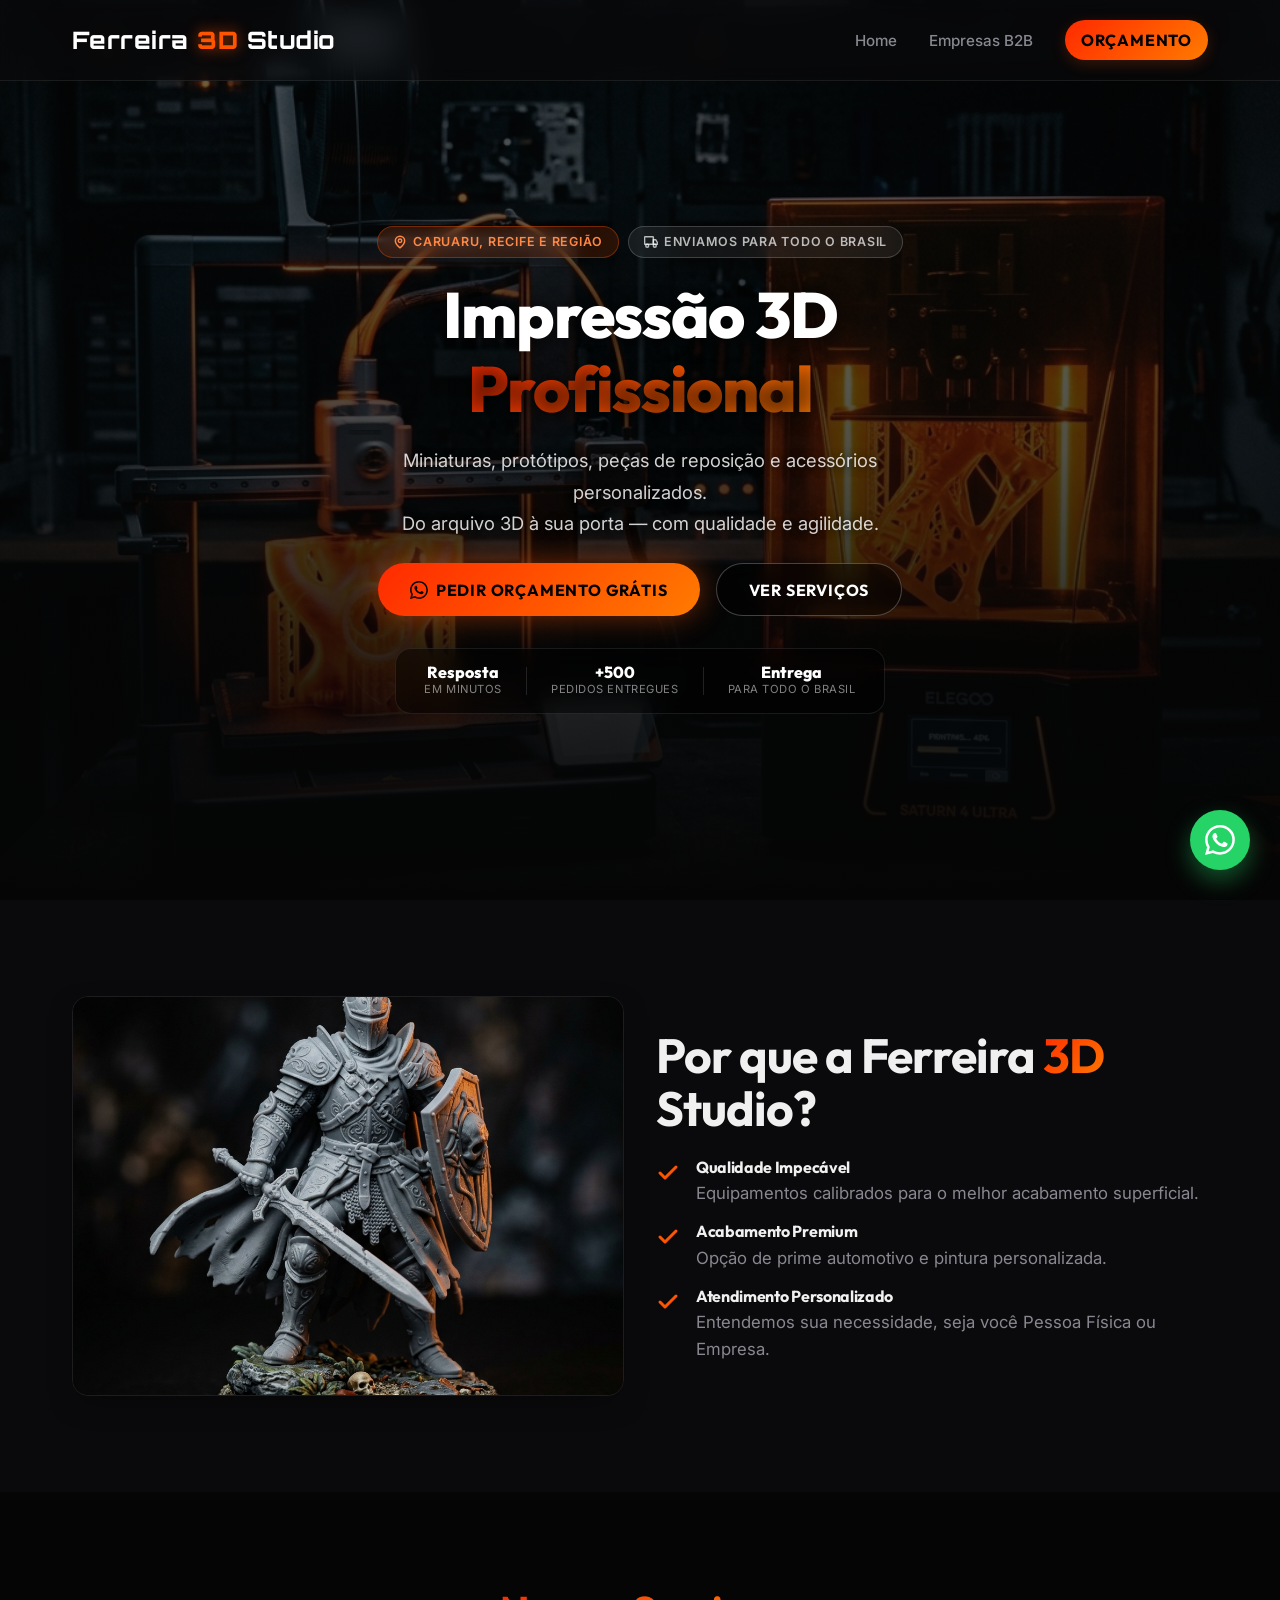
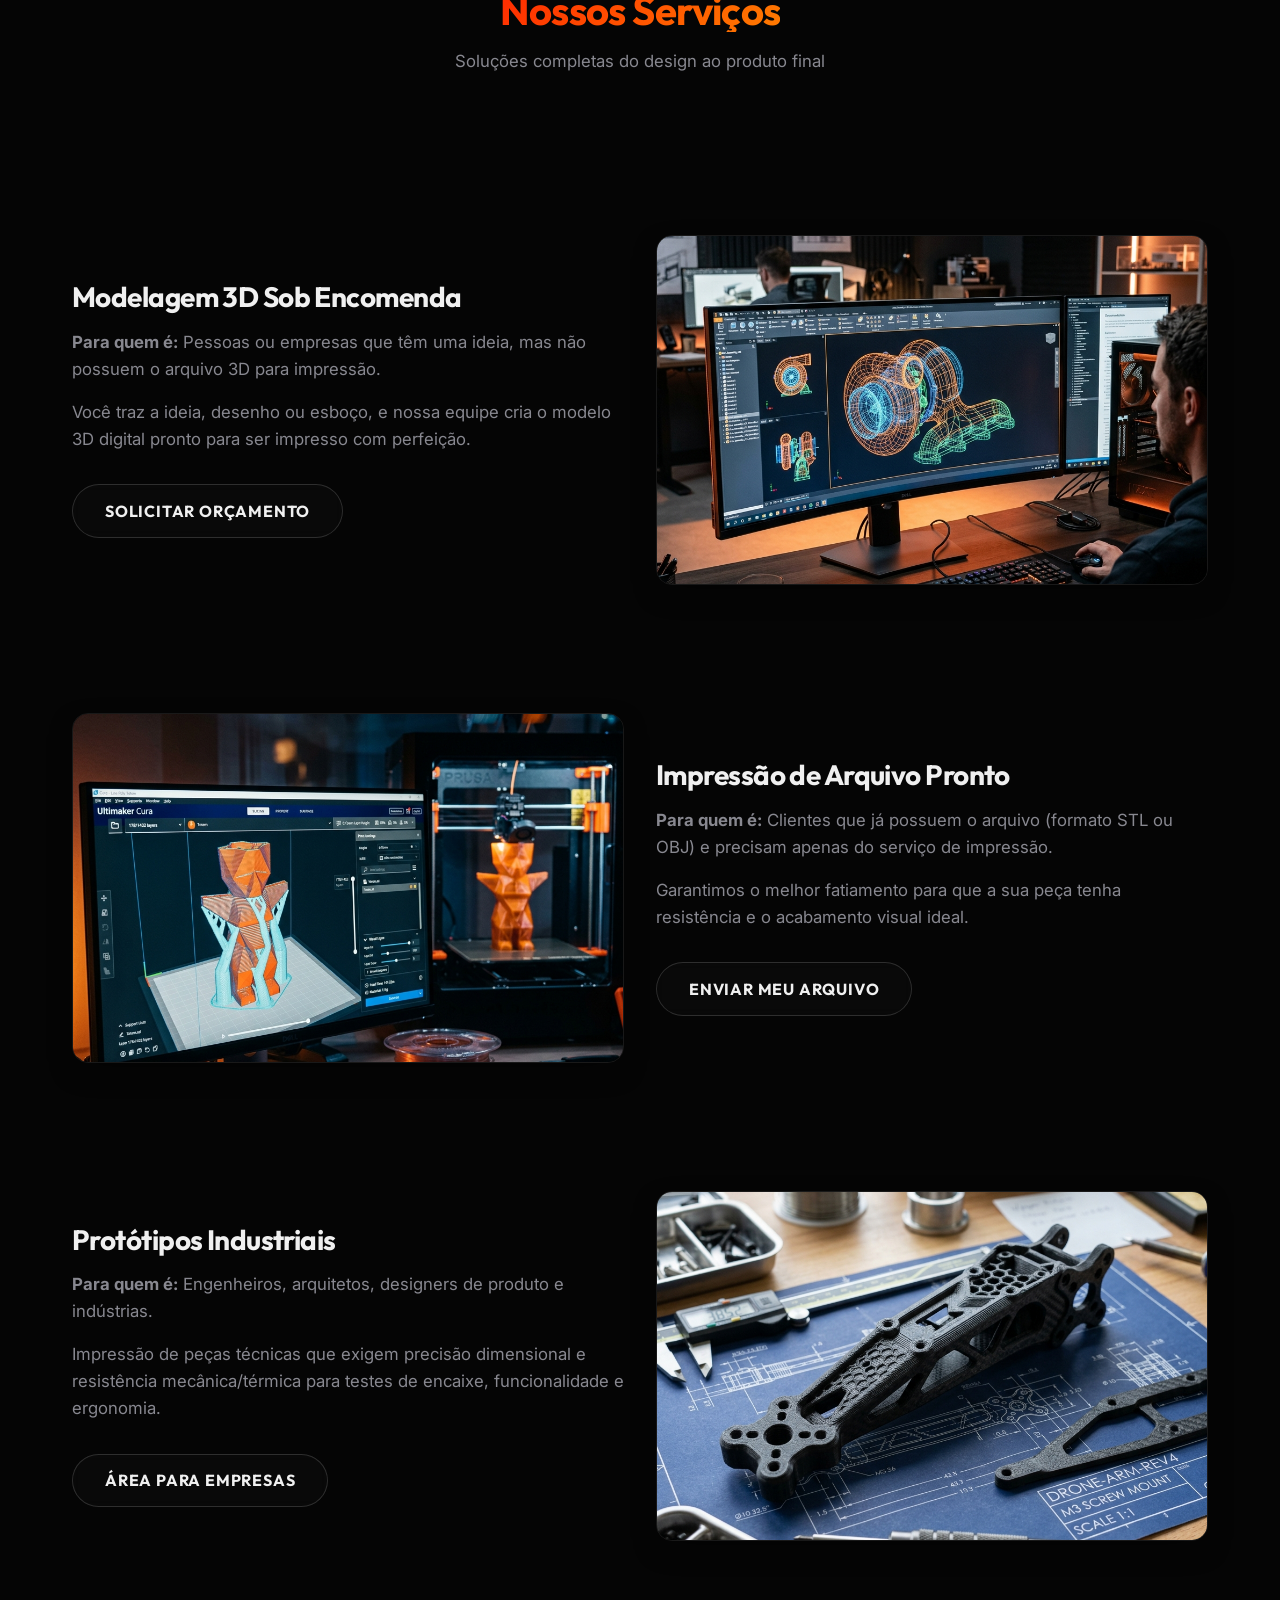
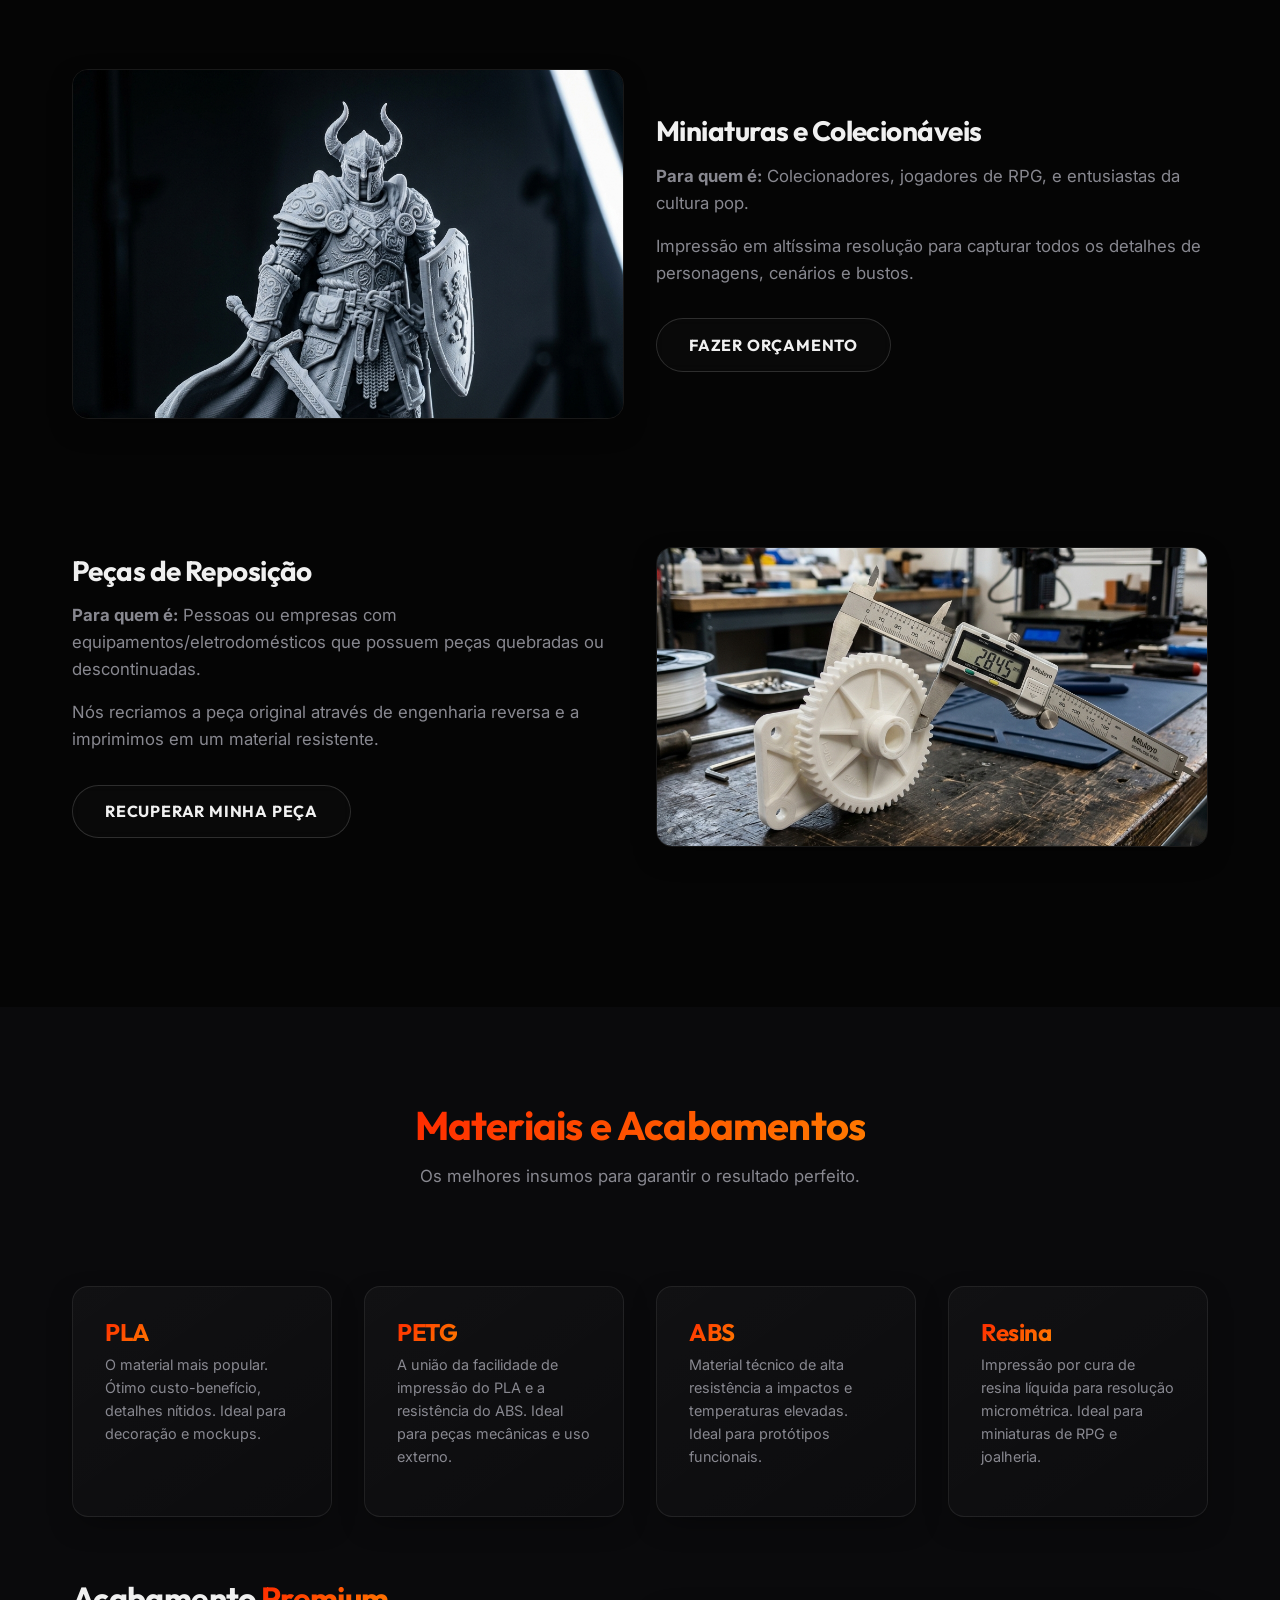
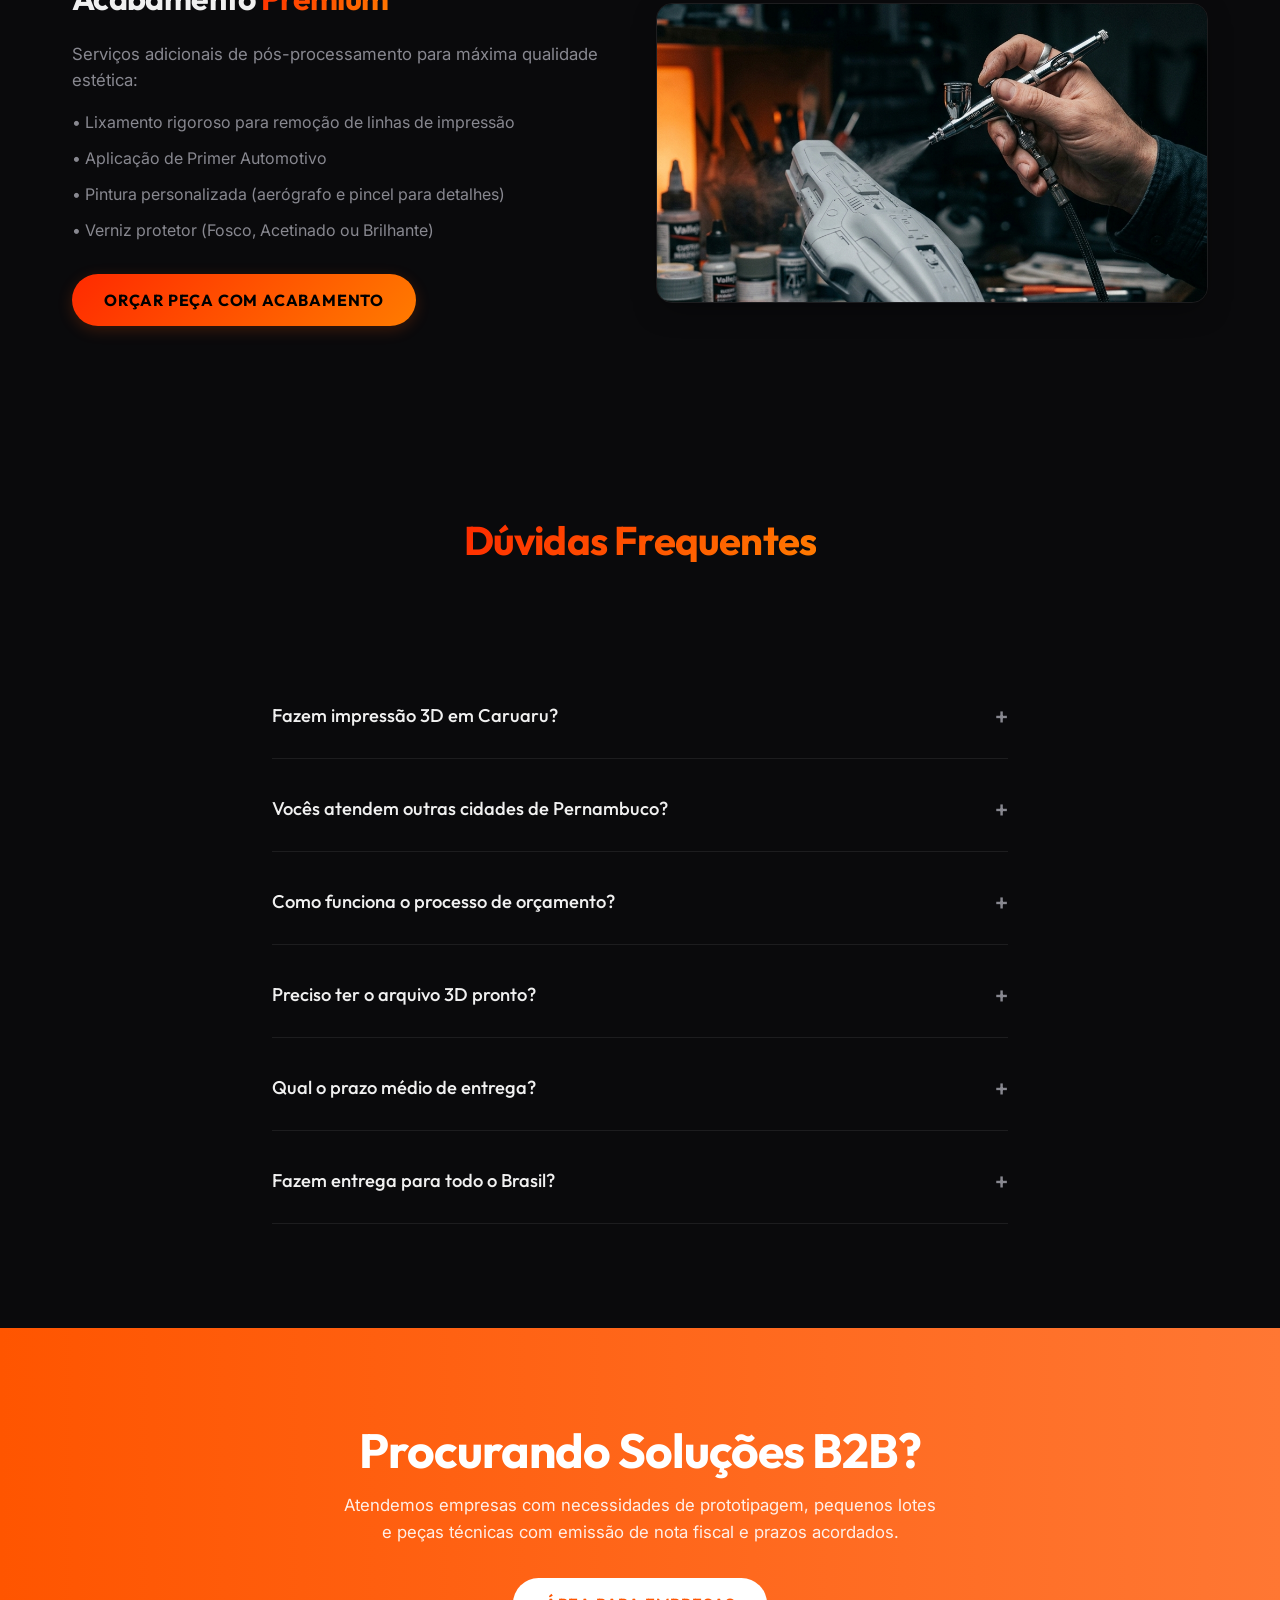
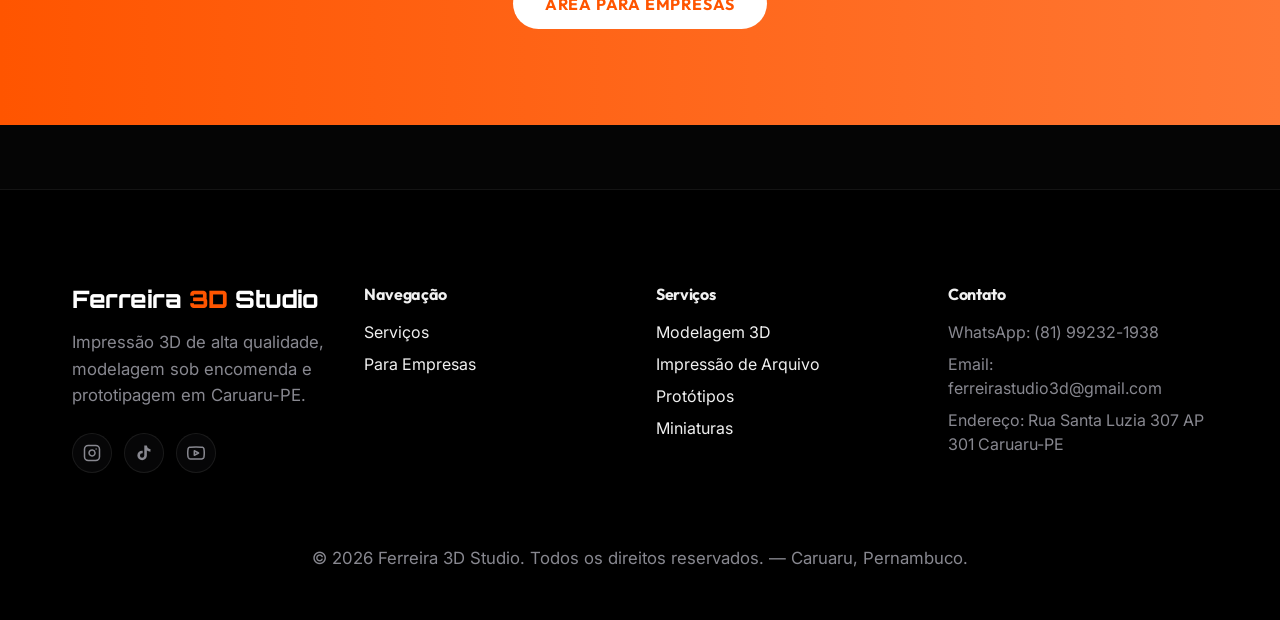
<file: index.html>
<!DOCTYPE html>
<html lang="pt-BR">
<head>
  <meta charset="UTF-8">
  <meta name="viewport" content="width=device-width, initial-scale=1.0">

  <!-- Google tag (gtag.js) -->
  <script async src="https://www.googletagmanager.com/gtag/js?id=AW-18221522730"></script>
  <script>
    window.dataLayer = window.dataLayer || [];
    function gtag(){dataLayer.push(arguments);}
    gtag('js', new Date());

    gtag('config', 'AW-18221522730');

    function gtag_report_conversion(url) {
      // Dispara a conversão para o Google Ads
      if (typeof gtag === 'function') {
        gtag('event', 'conversion', {
          'send_to': 'AW-18221522730/IjifCPiVl9EcEKq-2fBD'
        });
      }
      // Dispara a conversão de Lead para o Meta Pixel + CAPI
      if (typeof window.trackMetaLead === 'function') {
        window.trackMetaLead();
      }
      // Abre o WhatsApp em nova aba independente do gtag ter carregado
      if (url) {
        window.open(url, '_blank');
      }
      return false;
    }
  </script>

  <!-- Meta Pixel Code -->
  <script>
  !function(f,b,e,v,n,t,s)
  {if(f.fbq)return;n=f.fbq=function(){n.callMethod?
  n.callMethod.apply(n,arguments):n.queue.push(arguments)};
  if(!f._fbq)f._fbq=n;n.push=n;n.loaded=!0;n.version='2.0';
  n.queue=[];t=b.createElement(e);t.async=!0;
  t.src=v;s=b.getElementsByTagName(e)[0];
  s.parentNode.insertBefore(t,s)}(window, document,'script',
  'https://connect.facebook.net/en_US/fbevents.js');
  fbq('init', '1375060937891260');
  fbq('track', 'PageView');
  </script>
  <noscript><img height="1" width="1" style="display:none"
  src="https://www.facebook.com/tr?id=1375060937891260&ev=PageView&noscript=1"
  /></noscript>
  <!-- End Meta Pixel Code -->
  <script src="/js/meta-tracker.js"></script>
  <meta name="viewport" content="width=device-width, initial-scale=1.0">
  
  <link rel="icon" type="image/svg+xml" href="/favicon.svg">

  <!-- SEO: Title & Description -->
  <title>Impressão 3D em Caruaru PE | Ferreira 3D Studio — Modelagem e Prototipagem</title>
  <meta name="description" content="Especialistas em impressão 3D em Caruaru-PE. Modelagem 3D, prototipagem, miniaturas e reposição de peças. Atendemos Caruaru, Recife, Agreste PE e todo o Brasil. Orçamento pelo WhatsApp!">
  <link rel="canonical" href="https://ferreira3dstudio.com.br/">

  <!-- SEO: Geo Tags -->
  <meta name="geo.region" content="BR-PE">
  <meta name="geo.placename" content="Caruaru, Pernambuco, Brasil">
  <meta name="geo.position" content="-8.2841;-35.9750">
  <meta name="ICBM" content="-8.2841, -35.9750">
  <meta name="language" content="pt-BR">
  <meta name="robots" content="index, follow">
  <meta name="author" content="Ferreira 3D Studio">

  <!-- SEO: Open Graph (WhatsApp, Facebook, Instagram) -->
  <meta property="og:type" content="website">
  <meta property="og:url" content="https://ferreira3dstudio.com.br/">
  <meta property="og:title" content="Impressão 3D em Caruaru PE | Ferreira 3D Studio">
  <meta property="og:description" content="Especialistas em impressão 3D em Caruaru-PE. Modelagem, prototipagem, miniaturas. Orçamento rápido pelo WhatsApp!">
  <meta property="og:image" content="https://ferreira3dstudio.com.br/assets/hero_bg.png">
  <meta property="og:locale" content="pt_BR">
  <meta property="og:site_name" content="Ferreira 3D Studio">

  <!-- SEO: Twitter Card -->
  <meta name="twitter:card" content="summary_large_image">
  <meta name="twitter:title" content="Impressão 3D em Caruaru PE | Ferreira 3D Studio">
  <meta name="twitter:description" content="Especialistas em impressão 3D em Caruaru-PE. Modelagem, prototipagem, miniaturas. Orçamento rápido pelo WhatsApp!">
  <meta name="twitter:image" content="https://ferreira3dstudio.com.br/assets/hero_bg.png">
  
  <link rel="stylesheet" href="/css/variables.css?v=2">
  <link rel="stylesheet" href="/css/reset.css?v=2">
  <link rel="stylesheet" href="/css/global.css?v=2">
  <link rel="stylesheet" href="/css/layout.css?v=2">
  <link rel="stylesheet" href="/css/components.css?v=2">

  <style>
    .service-section { padding: var(--space-xl) 0; border-bottom: 1px solid var(--color-border); }
    .service-section:last-child { border-bottom: none; }
    .service-content { display: flex; flex-direction: column; justify-content: center; }
    
    .filter-btn {
      background: transparent; border: 1px solid var(--color-border); color: var(--color-text);
      padding: 0.5rem 1.5rem; border-radius: 50px; margin: 0.25rem; transition: all var(--transition-fast);
    }
    .filter-btn.active, .filter-btn:hover { background: var(--color-primary); border-color: var(--color-primary); color: #fff; }
    
    .gallery-grid { display: grid; grid-template-columns: repeat(auto-fill, minmax(250px, 1fr)); gap: 1rem; margin-top: 2rem; }
    .gallery-item { position: relative; border-radius: var(--radius-md); overflow: hidden; aspect-ratio: 1 / 1; background-color: var(--color-surface); cursor: pointer; display: block; }
    .gallery-item img { width: 100%; height: 100%; object-fit: cover; transition: transform var(--transition-normal); }
    .gallery-item:hover img { transform: scale(1.05); }
    .gallery-caption { position: absolute; bottom: 0; left: 0; width: 100%; background: linear-gradient(transparent, rgba(0,0,0,0.8)); padding: 2rem 1rem 1rem; color: #fff; opacity: 0; transition: opacity var(--transition-fast); }
    .gallery-item:hover .gallery-caption { opacity: 1; }
  </style>

  <script src="/js/components/Header.js?v=2" defer></script>
  <script src="/js/components/Footer.js?v=2" defer></script>
  <script src="/js/components/FloatingWhatsApp.js?v=2" defer></script>
  <script src="/js/main.js?v=2" defer></script>

  <!-- SEO: Schema.org LocalBusiness -->
  <script type="application/ld+json">
  {
    "@context": "https://schema.org",
    "@type": "LocalBusiness",
    "@id": "https://ferreira3dstudio.com.br/#business",
    "name": "Ferreira 3D Studio",
    "description": "Especialistas em impressão 3D, modelagem 3D sob encomenda, prototipagem, miniaturas e reposição de peças em Caruaru-PE. Atendemos empresas e pessoas físicas com entrega para todo o Brasil.",
    "url": "https://ferreira3dstudio.com.br",
    "telephone": "+55-81-99232-1938",
    "email": "ferreirastudio3d@gmail.com",
    "image": "https://ferreira3dstudio.com.br/assets/hero_bg.png",
    "priceRange": "$$",
    "currenciesAccepted": "BRL",
    "paymentAccepted": "PIX, Transferência Bancária, Dinheiro",
    "address": {
      "@type": "PostalAddress",
      "streetAddress": "Rua Santa Luzia, 307, AP 301",
      "addressLocality": "Caruaru",
      "addressRegion": "PE",
      "postalCode": "55000-000",
      "addressCountry": "BR"
    },
    "geo": {
      "@type": "GeoCoordinates",
      "latitude": "-8.2841",
      "longitude": "-35.9750"
    },
    "areaServed": [
      {"@type": "City", "name": "Caruaru"},
      {"@type": "City", "name": "Bezerros"},
      {"@type": "City", "name": "Gravatá"},
      {"@type": "City", "name": "Santa Cruz do Capibaribe"},
      {"@type": "City", "name": "Surubim"},
      {"@type": "City", "name": "Belo Jardim"},
      {"@type": "City", "name": "Toritama"},
      {"@type": "City", "name": "Pesqueira"},
      {"@type": "City", "name": "Brejo da Madre de Deus"},
      {"@type": "City", "name": "Cachoeirinha"},
      {"@type": "City", "name": "Agrestina"},
      {"@type": "City", "name": "Cupira"},
      {"@type": "City", "name": "Altinho"},
      {"@type": "City", "name": "Riacho das Almas"},
      {"@type": "City", "name": "Sanharó"},
      {"@type": "City", "name": "São Bento do Una"},
      {"@type": "City", "name": "Caetés"},
      {"@type": "City", "name": "Recife"},
      {"@type": "City", "name": "Olinda"},
      {"@type": "City", "name": "Jaboatão dos Guararapes"},
      {"@type": "City", "name": "Petrolina"},
      {"@type": "City", "name": "Paulista"},
      {"@type": "City", "name": "Camaragibe"},
      {"@type": "AdministrativeArea", "name": "Agreste Pernambucano"},
      {"@type": "State", "name": "Pernambuco"},
      {"@type": "Country", "name": "Brasil"}
    ],
    "hasOfferCatalog": {
      "@type": "OfferCatalog",
      "name": "Serviços de Impressão 3D",
      "itemListElement": [
        {"@type": "Offer", "itemOffered": {"@type": "Service", "name": "Modelagem 3D Sob Encomenda", "description": "Criação de modelos 3D digitais a partir de ideias, esboços ou peças originais.", "url": "https://ferreira3dstudio.com.br/#servico-modelagem"}},
        {"@type": "Offer", "itemOffered": {"@type": "Service", "name": "Impressão 3D de Arquivo", "description": "Impressão de arquivos STL/OBJ em PLA, PETG, ABS e Resina com alta precisão.", "url": "https://ferreira3dstudio.com.br/#servico-impressao"}},
        {"@type": "Offer", "itemOffered": {"@type": "Service", "name": "Protótipos e Peças Funcionais", "description": "Prototipagem rápida para validação de produtos e peças técnicas de reposição.", "url": "https://ferreira3dstudio.com.br/#servico-prototipos"}},
        {"@type": "Offer", "itemOffered": {"@type": "Service", "name": "Miniaturas e Colecionáveis", "description": "Miniaturas de RPG, colecionáveis, action figures e peças decorativas em resina.", "url": "https://ferreira3dstudio.com.br/#servico-miniaturas"}}
      ]
    },
    "sameAs": [
      "https://wa.me/5581992321938",
      "https://www.instagram.com/ferreira3dstudio"
    ]
  }
  </script>

  <!-- SEO: Schema.org FAQPage -->
  <script type="application/ld+json">
  {
    "@context": "https://schema.org",
    "@type": "FAQPage",
    "mainEntity": [
      {
        "@type": "Question",
        "name": "Fazem impressão 3D em Caruaru?",
        "acceptedAnswer": {"@type": "Answer", "text": "Sim! A Ferreira 3D Studio é especializada em impressão 3D em Caruaru-PE. Atendemos clientes de Caruaru, Bezerros, Gravatá, Santa Cruz do Capibaribe, Recife e de todo o Agreste Pernambucano."}
      },
      {
        "@type": "Question",
        "name": "Vocês atendem outras cidades de Pernambuco além de Caruaru?",
        "acceptedAnswer": {"@type": "Answer", "text": "Sim! Atendemos clientes de todo o Agreste Pernambucano, incluindo Bezerros, Gravatá, Belo Jardim, Toritama, Santa Cruz do Capibaribe, Surubim, Pesqueira, e também Recife e região metropolitana. Fazemos envio para todo o Brasil."}
      },
      {
        "@type": "Question",
        "name": "Como funciona o processo de orçamento?",
        "acceptedAnswer": {"@type": "Answer", "text": "Nosso orçamento é feito pelo WhatsApp de forma rápida e personalizada. Basta enviar a ideia, foto ou arquivo 3D que analisamos o material, tempo de impressão e passamos o valor e prazo em seguida."}
      },
      {
        "@type": "Question",
        "name": "Preciso ter o arquivo 3D pronto?",
        "acceptedAnswer": {"@type": "Answer", "text": "Não! Oferecemos o serviço de Modelagem 3D. Você pode trazer apenas a ideia, fotos ou a peça original e nossa equipe cria o arquivo digital pronto para impressão."}
      },
      {
        "@type": "Question",
        "name": "Qual o prazo médio de entrega?",
        "acceptedAnswer": {"@type": "Answer", "text": "O prazo varia de acordo com o tamanho e complexidade da peça. Peças simples ficam prontas em 2 a 3 dias úteis. Projetos com acabamento em pintura podem levar de 7 a 15 dias úteis."}
      },
      {
        "@type": "Question",
        "name": "Fazem entrega para todo o Brasil?",
        "acceptedAnswer": {"@type": "Answer", "text": "Sim! Enviamos para todo o território nacional via Correios ou transportadora. Atendemos clientes em Caruaru, Pernambuco e em qualquer estado do Brasil."}
      }
    ]
  }
  </script>
</head>
<body>
  <app-header></app-header>

    <!-- Hero Section -->
    <section id="home" class="hero-section">
      <div class="hero-bg"></div>
      <div class="hero-overlay"></div>

      <div class="container hero-content">

        <!-- Badges de localização + entrega -->
        <div class="hero-badges">
          <div class="hero-badge">
            <svg xmlns="http://www.w3.org/2000/svg" width="14" height="14" viewBox="0 0 24 24" fill="none" stroke="currentColor" stroke-width="2.5" stroke-linecap="round" stroke-linejoin="round"><path d="M20 10c0 6-8 12-8 12s-8-6-8-12a8 8 0 0 1 16 0Z"/><circle cx="12" cy="10" r="3"/></svg>
            Caruaru, Recife e Região
          </div>
          <div class="hero-badge hero-badge--muted">
            <svg xmlns="http://www.w3.org/2000/svg" width="14" height="14" viewBox="0 0 24 24" fill="none" stroke="currentColor" stroke-width="2.5" stroke-linecap="round" stroke-linejoin="round"><rect x="1" y="3" width="15" height="13" rx="1"/><path d="M16 8h4l3 5v3h-7V8z"/><circle cx="5.5" cy="18.5" r="2.5"/><circle cx="18.5" cy="18.5" r="2.5"/></svg>
            Enviamos para todo o Brasil
          </div>
        </div>

        <!-- Título -->
        <h1 class="hero-title">
          Impressão 3D<br>
          <span class="text-gradient">Profissional</span>
        </h1>

        <!-- Subtítulo focado em benefício -->
        <p class="hero-subtitle">
          Miniaturas, protótipos, peças de reposição e acessórios personalizados.<br>
          Do arquivo 3D à sua porta — com qualidade e agilidade.
        </p>

        <!-- CTAs -->
        <div class="hero-actions">
          <a href="https://wa.me/5581992321938?text=Ol%C3%A1%2C%20vim%20pelo%20site%20e%20gostaria%20de%20um%20or%C3%A7amento"
             class="btn btn-primary hero-btn-primary"
             onclick="return gtag_report_conversion('https://wa.me/5581992321938?text=Ol%C3%A1%2C%20vim%20pelo%20site%20e%20gostaria%20de%20um%20or%C3%A7amento');">
            <svg xmlns="http://www.w3.org/2000/svg" width="18" height="18" fill="currentColor" viewBox="0 0 16 16"><path d="M13.601 2.326A7.854 7.854 0 0 0 7.994 0C3.627 0 .068 3.558.064 7.926c0 1.399.366 2.76 1.057 3.965L0 16l4.204-1.102a7.933 7.933 0 0 0 3.79.965h.004c4.368 0 7.926-3.558 7.93-7.93A7.898 7.898 0 0 0 13.6 2.326zM7.994 14.521a6.573 6.573 0 0 1-3.356-.92l-.24-.144-2.494.654.666-2.433-.156-.251a6.56 6.56 0 0 1-1.007-3.505c0-3.626 2.957-6.584 6.591-6.584a6.56 6.56 0 0 1 4.66 1.931 6.557 6.557 0 0 1 1.928 4.66c-.004 3.639-2.961 6.592-6.592 6.592zm3.615-4.934c-.197-.099-1.17-.578-1.353-.646-.182-.065-.315-.099-.445.099-.133.197-.513.646-.627.775-.114.133-.232.148-.43.05-.197-.1-.836-.308-1.592-.985-.59-.525-.985-1.175-1.103-1.372-.114-.198-.011-.304.088-.403.087-.088.197-.232.296-.346.1-.114.133-.198.198-.33.065-.134.034-.248-.015-.347-.05-.099-.445-1.076-.612-1.47-.16-.389-.323-.335-.445-.34-.114-.007-.247-.007-.38-.007a.729.729 0 0 0-.529.247c-.182.198-.691.677-.691 1.654 0 .977.71 1.916.81 2.049.098.133 1.394 2.132 3.383 2.992.47.205.84.326 1.129.418.475.152.904.129 1.246.08.38-.058 1.171-.48 1.338-.943.164-.464.164-.86.114-.943-.049-.084-.182-.133-.38-.232z"/></svg>
            Pedir Orçamento Grátis
          </a>
          <a href="/contato/" class="btn btn-outline hero-btn-outline">
            Ver Serviços
          </a>
        </div>

        <!-- Trust bar — prova social -->
        <div class="hero-trust">
          <div class="hero-trust-item">
            <strong>Resposta</strong>
            <span>em minutos</span>
          </div>
          <div class="hero-trust-divider"></div>
          <div class="hero-trust-item">
            <strong>+500</strong>
            <span>Pedidos entregues</span>
          </div>
          <div class="hero-trust-divider"></div>
          <div class="hero-trust-item">
            <strong>Entrega</strong>
            <span>para todo o Brasil</span>
          </div>
        </div>
          </div>
        </div>

      </div>
    </section>


    <!-- Por que nós -->
    <section class="section" style="background-color: var(--color-surface);">
      <div class="container">
        <div class="grid grid-2" style="align-items: center;">
          <div>
            <img src="/assets/resin_macro.png" alt="Detalhes microscópicos de impressão 3D em resina" style="width: 100%; height: 400px; object-fit: cover; border-radius: var(--radius-lg); box-shadow: var(--shadow-card); border: 1px solid var(--glass-border);">
          </div>
          <div>
            <h2 style="margin-bottom: 1.5rem;">Por que a Ferreira <span class="text-gradient">3D</span> Studio?</h2>
            <ul style="display: flex; flex-direction: column; gap: 1rem;">
              <li style="display: flex; align-items: flex-start; gap: 1rem;">
                <span style="color: var(--color-primary); flex-shrink: 0; padding-top: 2px;"><svg xmlns="http://www.w3.org/2000/svg" width="24" height="24" viewBox="0 0 24 24" fill="none" stroke="currentColor" stroke-width="3" stroke-linecap="round" stroke-linejoin="round"><polyline points="20 6 9 17 4 12"/></svg></span>
                <div>
                  <h4 style="margin-bottom: 0.25rem;">Qualidade Impecável</h4>
                  <p style="margin: 0;">Equipamentos calibrados para o melhor acabamento superficial.</p>
                </div>
              </li>
              <li style="display: flex; align-items: flex-start; gap: 1rem;">
                <span style="color: var(--color-primary); flex-shrink: 0; padding-top: 2px;"><svg xmlns="http://www.w3.org/2000/svg" width="24" height="24" viewBox="0 0 24 24" fill="none" stroke="currentColor" stroke-width="3" stroke-linecap="round" stroke-linejoin="round"><polyline points="20 6 9 17 4 12"/></svg></span>
                <div>
                  <h4 style="margin-bottom: 0.25rem;">Acabamento Premium</h4>
                  <p style="margin: 0;">Opção de prime automotivo e pintura personalizada.</p>
                </div>
              </li>
              <li style="display: flex; align-items: flex-start; gap: 1rem;">
                <span style="color: var(--color-primary); flex-shrink: 0; padding-top: 2px;"><svg xmlns="http://www.w3.org/2000/svg" width="24" height="24" viewBox="0 0 24 24" fill="none" stroke="currentColor" stroke-width="3" stroke-linecap="round" stroke-linejoin="round"><polyline points="20 6 9 17 4 12"/></svg></span>
                <div>
                  <h4 style="margin-bottom: 0.25rem;">Atendimento Personalizado</h4>
                  <p style="margin: 0;">Entendemos sua necessidade, seja você Pessoa Física ou Empresa.</p>
                </div>
              </li>
            </ul>
          </div>
        </div>
      </div>
    </section>

    <!-- SEÇÃO: SERVIÇOS -->
    <section id="servicos" class="section">
      <div class="container">
        <div class="section-header">
          <h2 class="text-gradient" style="font-size: 2.5rem;">Nossos Serviços</h2>
          <p>Soluções completas do design ao produto final</p>
        </div>

        <!-- Serviço 1: Modelagem -->
        <div class="service-section" id="servico-modelagem">
          <div class="grid grid-2">
            <div class="service-content">
              <h3>Modelagem 3D Sob Encomenda</h3>
              <p><strong>Para quem é:</strong> Pessoas ou empresas que têm uma ideia, mas não possuem o arquivo 3D para impressão.</p>
              <p>Você traz a ideia, desenho ou esboço, e nossa equipe cria o modelo 3D digital pronto para ser impresso com perfeição.</p>
              <div style="margin-top: 1rem;"><a href="/contato/?servico=modelagem" class="btn btn-outline">Solicitar Orçamento</a></div>
            </div>
            <div>
            <img src="/assets/3d_modeling.png" alt="Interface de software de modelagem CAD 3D" style="width: 100%; height: 350px; object-fit: cover; border-radius: var(--radius-lg); box-shadow: var(--shadow-card); border: 1px solid var(--glass-border);">
          </div>
          </div>
        </div>

        <!-- Serviço 2: Impressão de Arquivo -->
        <div class="service-section" id="servico-impressao">
          <div class="grid grid-2">
            <div style="order: -1;">
            <img src="/assets/impressao_pronta.png?v=2" alt="Tela de computador mostrando um software de fatiamento (slicer) com arquivo STL pronto para impressão 3D" style="width: 100%; height: 350px; object-fit: cover; border-radius: var(--radius-lg); box-shadow: var(--shadow-card); border: 1px solid var(--glass-border);">
          </div>
            <div class="service-content">
              <h3>Impressão de Arquivo Pronto</h3>
              <p><strong>Para quem é:</strong> Clientes que já possuem o arquivo (formato STL ou OBJ) e precisam apenas do serviço de impressão.</p>
              <p>Garantimos o melhor fatiamento para que a sua peça tenha resistência e o acabamento visual ideal.</p>
              <div style="margin-top: 1rem;"><a href="/contato/?servico=impressao" class="btn btn-outline">Enviar meu arquivo</a></div>
            </div>
          </div>
        </div>

        <!-- Serviço 3: Protótipos Industriais -->
        <div class="service-section" id="servico-prototipos">
          <div class="grid grid-2">
            <div class="service-content">
              <h3>Protótipos Industriais</h3>
              <p><strong>Para quem é:</strong> Engenheiros, arquitetos, designers de produto e indústrias.</p>
              <p>Impressão de peças técnicas que exigem precisão dimensional e resistência mecânica/térmica para testes de encaixe, funcionalidade e ergonomia.</p>
              <div style="margin-top: 1rem;"><a href="/empresas/" class="btn btn-outline">Área para Empresas</a></div>
            </div>
            <div>
              <img src="/assets/prototipo_tecnico.png" alt="Protótipo técnico impresso em 3D em bancada de engenharia" style="width: 100%; height: 350px; object-fit: cover; border-radius: var(--radius-lg); box-shadow: var(--shadow-card); border: 1px solid var(--glass-border);">
            </div>
          </div>
        </div>

        <!-- Serviço 4: Miniaturas -->
        <div class="service-section" id="servico-miniaturas">
          <div class="grid grid-2">
            <div>
              <img src="/assets/miniatura_rpg.png" alt="Miniatura de guerreiro RPG altamente detalhada em resina" style="width: 100%; height: 350px; object-fit: cover; object-position: center top; border-radius: var(--radius-lg); box-shadow: var(--shadow-card); border: 1px solid var(--glass-border);">
            </div>
            <div class="service-content">
              <h3>Miniaturas e Colecionáveis</h3>
              <p><strong>Para quem é:</strong> Colecionadores, jogadores de RPG, e entusiastas da cultura pop.</p>
              <p>Impressão em altíssima resolução para capturar todos os detalhes de personagens, cenários e bustos.</p>
              <div style="margin-top: 1rem;"><a href="/contato/?servico=miniatura" class="btn btn-outline">Fazer orçamento</a></div>
            </div>
          </div>
        </div>

        <!-- Serviço 5: Peças de Reposição -->
        <div class="service-section">
          <div class="grid grid-2">
            <div class="service-content">
              <h3>Peças de Reposição</h3>
              <p><strong>Para quem é:</strong> Pessoas ou empresas com equipamentos/eletrodomésticos que possuem peças quebradas ou descontinuadas.</p>
              <p>Nós recriamos a peça original através de engenharia reversa e a imprimimos em um material resistente.</p>
              <div style="margin-top: 1rem;"><a href="/contato/?servico=reposicao" class="btn btn-outline">Recuperar minha peça</a></div>
            </div>
            <div>
              <img src="/assets/peca_reposicao.png" alt="Peça de reposição impressa em 3D ao lado de um paquímetro" style="width: 100%; height: 300px; object-fit: cover; border-radius: var(--radius-lg); box-shadow: var(--shadow-card); border: 1px solid var(--glass-border);">
            </div>
          </div>
        </div>

      </div>
    </section>

    <!-- SEÇÃO: MATERIAIS -->
    <section id="materiais" class="section" style="background-color: var(--color-surface);">
      <div class="container">
        <div class="section-header">
          <h2 class="text-gradient" style="font-size: 2.5rem;">Materiais e Acabamentos</h2>
          <p>Os melhores insumos para garantir o resultado perfeito.</p>
        </div>
        
        <div class="grid grid-4" style="margin-bottom: 4rem;">
          <div class="card">
            <h3 class="text-gradient" style="font-size: 1.5rem; margin-bottom: 0.5rem;">PLA</h3>
            <p style="font-size: 0.9rem;">O material mais popular. Ótimo custo-benefício, detalhes nítidos. Ideal para decoração e mockups.</p>
          </div>
          <div class="card">
            <h3 class="text-gradient" style="font-size: 1.5rem; margin-bottom: 0.5rem;">PETG</h3>
            <p style="font-size: 0.9rem;">A união da facilidade de impressão do PLA e a resistência do ABS. Ideal para peças mecânicas e uso externo.</p>
          </div>
          <div class="card">
            <h3 class="text-gradient" style="font-size: 1.5rem; margin-bottom: 0.5rem;">ABS</h3>
            <p style="font-size: 0.9rem;">Material técnico de alta resistência a impactos e temperaturas elevadas. Ideal para protótipos funcionais.</p>
          </div>
          <div class="card">
            <h3 class="text-gradient" style="font-size: 1.5rem; margin-bottom: 0.5rem;">Resina</h3>
            <p style="font-size: 0.9rem;">Impressão por cura de resina líquida para resolução micrométrica. Ideal para miniaturas de RPG e joalheria.</p>
          </div>
        </div>

        <div class="grid grid-2" style="align-items: center;">
          <div>
            <h3 style="margin-bottom: 1.5rem; font-size: 2rem;">Acabamento <span class="text-gradient">Premium</span></h3>
            <p style="margin-bottom: 1rem;">Serviços adicionais de pós-processamento para máxima qualidade estética:</p>
            <ul style="display: flex; flex-direction: column; gap: 0.75rem; color: var(--color-text-muted); margin-bottom: 2rem;">
              <li>• Lixamento rigoroso para remoção de linhas de impressão</li>
              <li>• Aplicação de Primer Automotivo</li>
              <li>• Pintura personalizada (aerógrafo e pincel para detalhes)</li>
              <li>• Verniz protetor (Fosco, Acetinado ou Brilhante)</li>
            </ul>
            <a href="/contato/" class="btn btn-primary">Orçar Peça com Acabamento</a>
          </div>
          <div>
            <img src="/assets/processo_pintura.png" alt="Processo de aplicação de primer e pintura em peça 3D com aerógrafo" style="width: 100%; height: 300px; object-fit: cover; border-radius: var(--radius-lg); box-shadow: var(--shadow-card); border: 1px solid var(--glass-border);">
          </div>
        </div>
      </div>
    </section>

    <!-- SEÇÃO: FAQ -->
    <section id="faq" class="section" style="background-color: var(--color-surface);">
      <div class="container" style="max-width: 800px;">
        <div class="section-header">
          <h2 class="text-gradient" style="font-size: 2.5rem;">Dúvidas Frequentes</h2>
        </div>
        
        <div class="accordion-item">
          <button class="accordion-header">Fazem impressão 3D em Caruaru?</button>
          <div class="accordion-content">
            <p>Sim! A Ferreira 3D Studio é especializada em impressão 3D em Caruaru-PE. Atendemos clientes de toda a cidade e região do Agreste Pernambucano, incluindo Bezerros, Gravatá, Belo Jardim, Toritama, Santa Cruz do Capibaribe e muito mais.</p>
          </div>
        </div>

        <div class="accordion-item">
          <button class="accordion-header">Vocês atendem outras cidades de Pernambuco?</button>
          <div class="accordion-content">
            <p>Sim! Além de Caruaru, atendemos todo o Agreste Pernambucano e também Recife, Olinda e região metropolitana. Fazemos envio via Correios ou transportadora para qualquer cidade de Pernambuco e de todo o Brasil.</p>
          </div>
        </div>

        <div class="accordion-item">
          <button class="accordion-header">Como funciona o processo de orçamento?</button>
          <div class="accordion-content">
            <p>Nosso orçamento é feito de forma rápida e personalizada pelo WhatsApp. Basta enviar a ideia, foto ou arquivo 3D e analisamos o material, tempo de impressão e passamos o valor e prazo em seguida.</p>
          </div>
        </div>

        <div class="accordion-item">
          <button class="accordion-header">Preciso ter o arquivo 3D pronto?</button>
          <div class="accordion-content">
            <p>Não é obrigatório! Oferecemos o serviço de Modelagem 3D. Você pode trazer apenas a ideia, fotos ou a peça original e nossa equipe criará o arquivo digital pronto para impressão.</p>
          </div>
        </div>

        <div class="accordion-item">
          <button class="accordion-header">Qual o prazo médio de entrega?</button>
          <div class="accordion-content">
            <p>O prazo varia de acordo com o tamanho da peça, complexidade e acabamento. Peças simples podem ficar prontas em 2 a 3 dias úteis. Projetos maiores ou com acabamento em pintura podem levar de 7 a 15 dias úteis.</p>
          </div>
        </div>

        <div class="accordion-item">
          <button class="accordion-header">Fazem entrega para todo o Brasil?</button>
          <div class="accordion-content">
            <p>Sim! Enviamos para todo o território nacional via Correios ou transportadora. Atendemos clientes em Caruaru, em todo o Pernambuco e em qualquer estado do Brasil.</p>
          </div>
        </div>

      </div>
    </section>

    <!-- B2B Call to action -->
    <section class="section" style="background: linear-gradient(to right, var(--color-primary), var(--color-primary-hover)); color: #fff;">
      <div class="container text-center">
        <h2 style="color: #fff; margin-bottom: 1rem;">Procurando Soluções B2B?</h2>
        <p style="color: #fff; max-width: 600px; margin: 0 auto 2rem; opacity: 0.9;">
          Atendemos empresas com necessidades de prototipagem, pequenos lotes e peças técnicas com emissão de nota fiscal e prazos acordados.
        </p>
        <a href="/empresas/" class="btn" style="background-color: #fff; color: var(--color-primary);">Área para Empresas</a>
      </div>
    </section>

  </main>

  <app-footer></app-footer>
  <floating-whatsapp></floating-whatsapp>

  <script>
    // Gallery filter logic
    document.addEventListener('DOMContentLoaded', () => {
      const filters = document.querySelectorAll('.filter-btn');
      const items = document.querySelectorAll('.gallery-item');

      filters.forEach(btn => {
        btn.addEventListener('click', () => {
          filters.forEach(f => f.classList.remove('active'));
          btn.classList.add('active');
          const filterValue = btn.getAttribute('data-filter');
          items.forEach(item => {
            if(filterValue === 'all' || item.getAttribute('data-category') === filterValue) {
              item.style.display = 'block';
            } else {
              item.style.display = 'none';
            }
          });
        });
      });
    });
  </script>
</body>
</html>
</file>
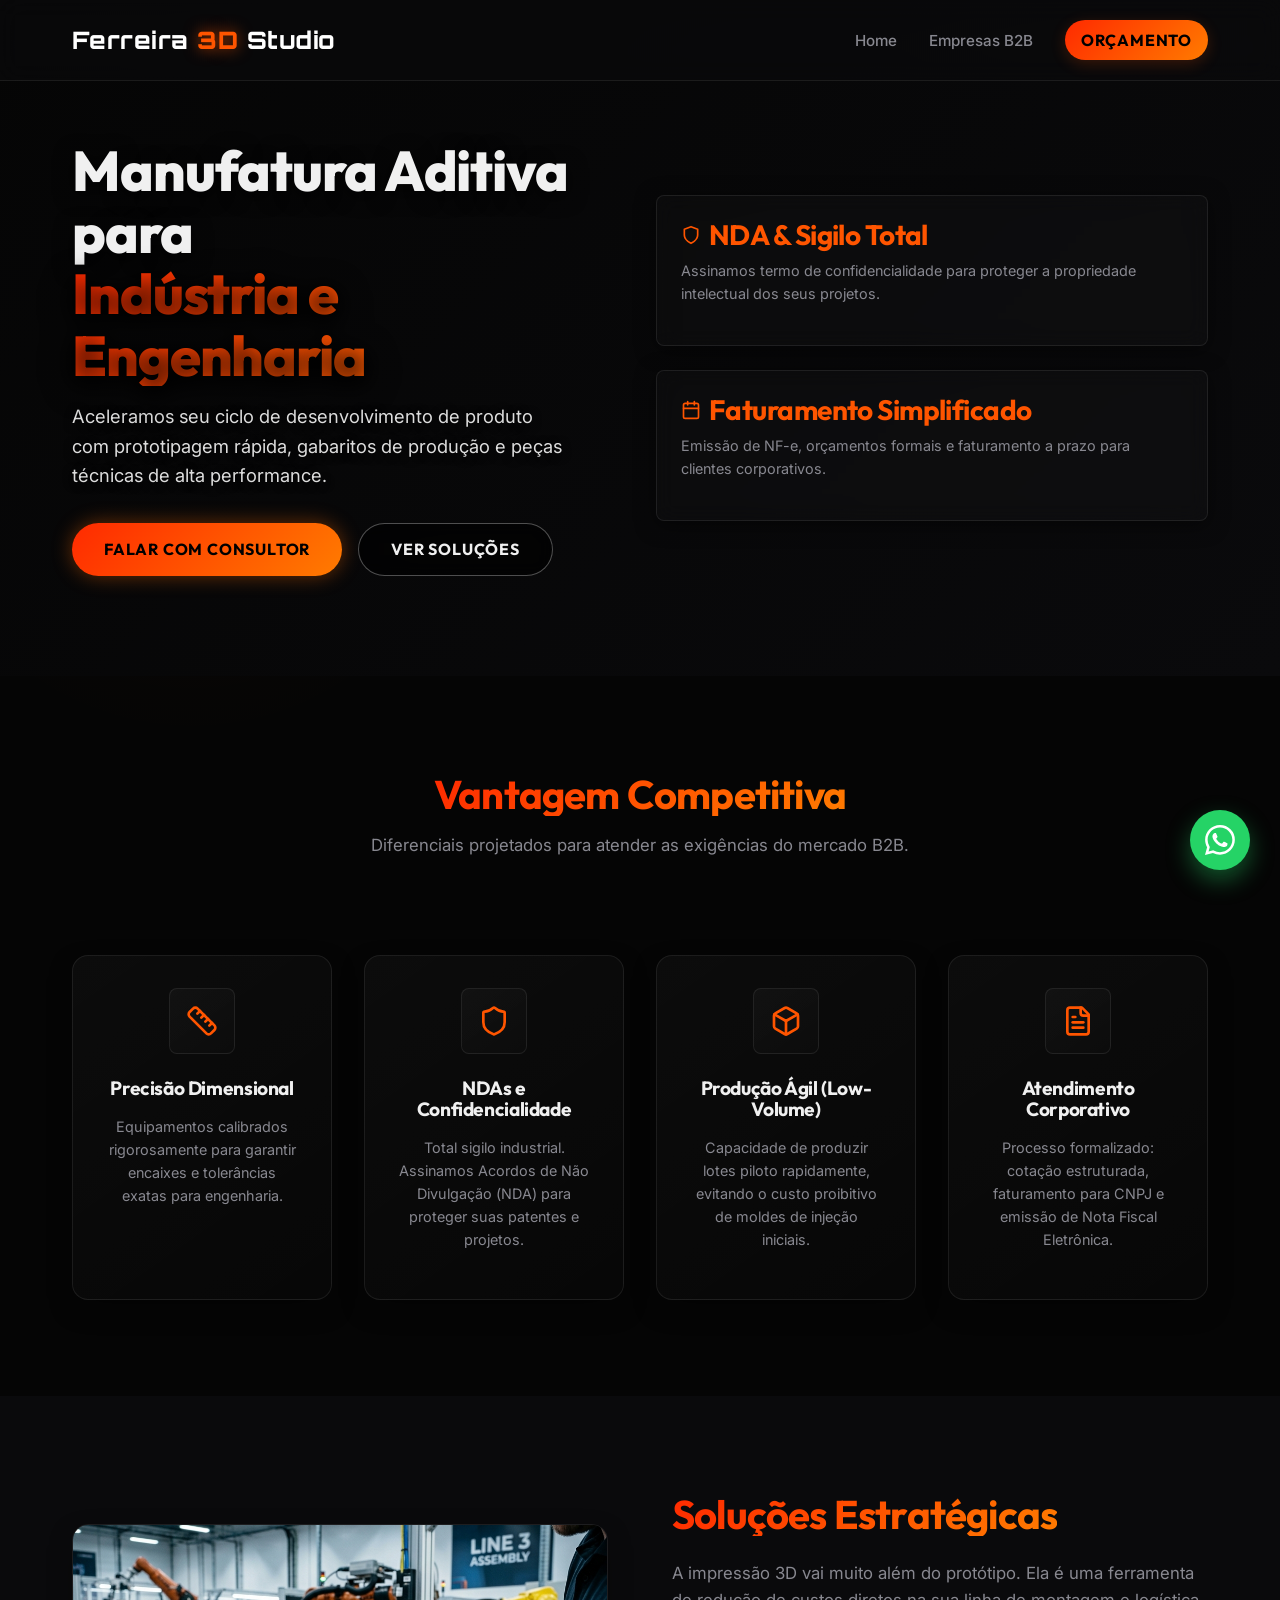
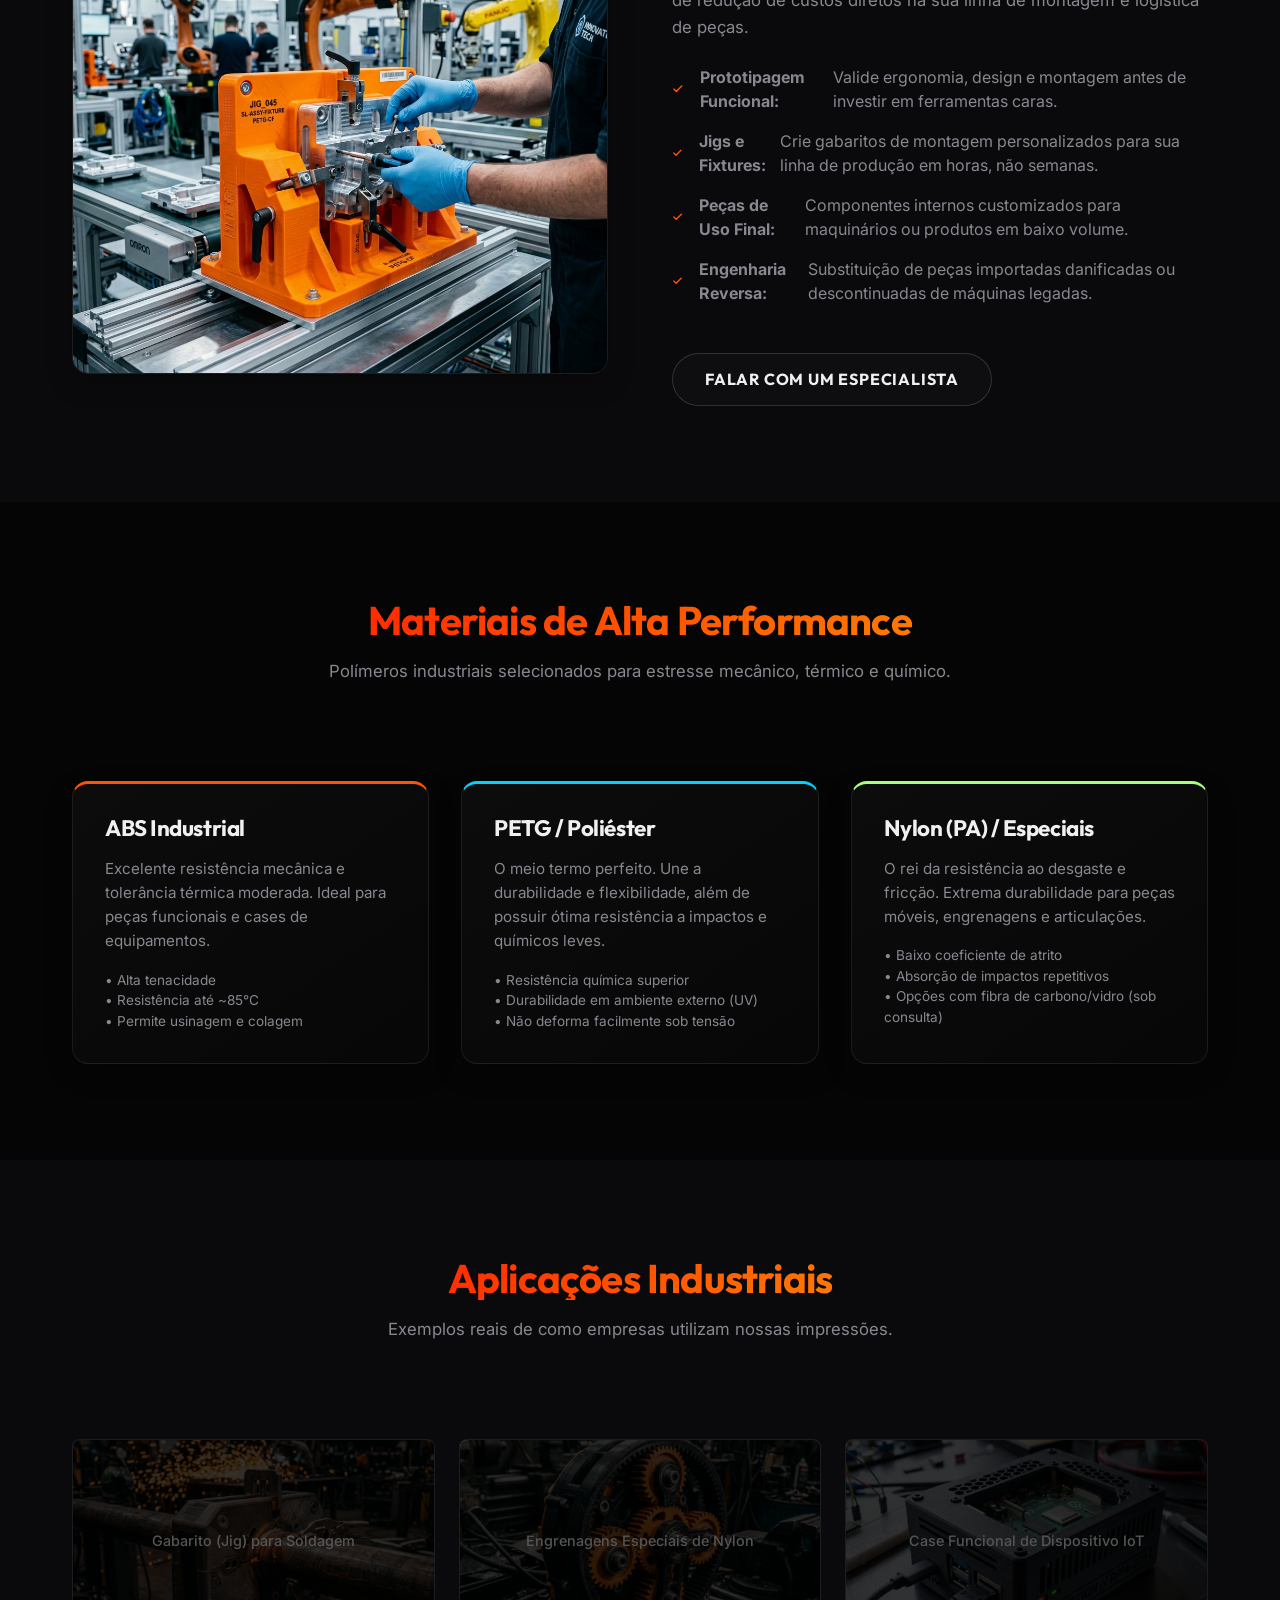
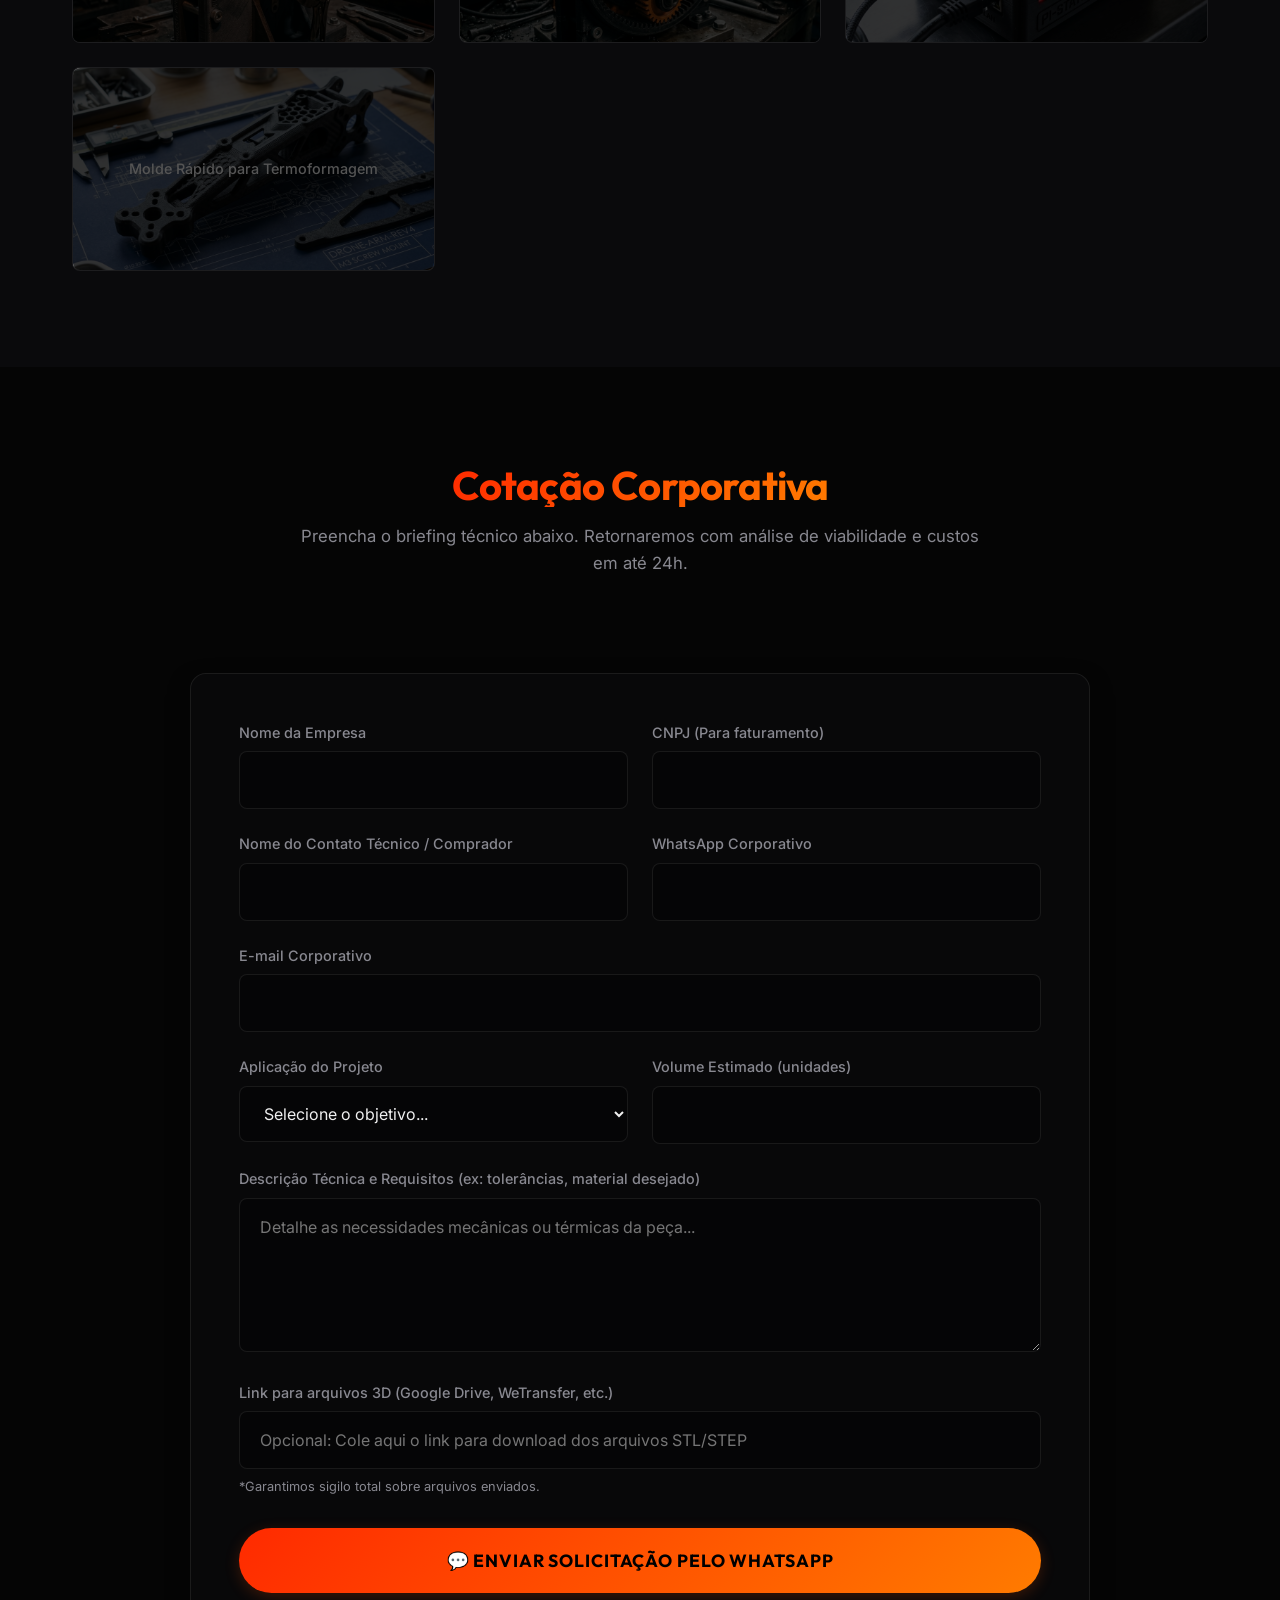
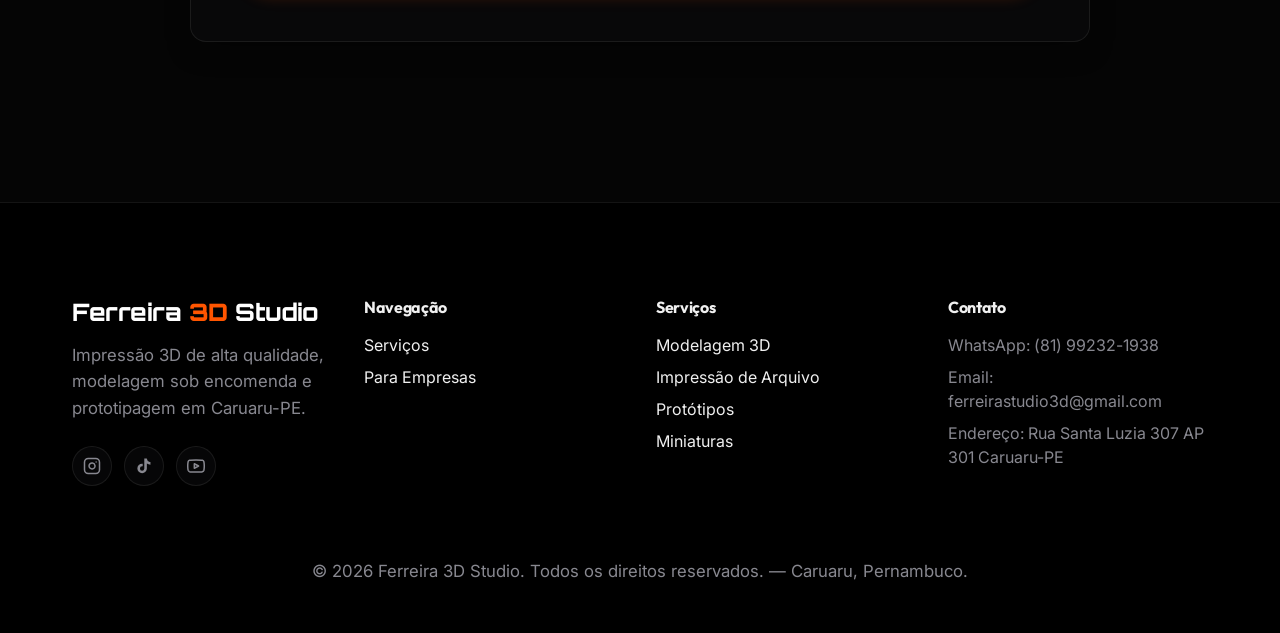
<file: empresas/index.html>
<!DOCTYPE html>
<html lang="pt-BR">
<head>
  <meta charset="UTF-8">
  <meta name="viewport" content="width=device-width, initial-scale=1.0">

  <!-- Google tag (gtag.js) -->
  <script async src="https://www.googletagmanager.com/gtag/js?id=AW-18221522730"></script>
  <script>
    window.dataLayer = window.dataLayer || [];
    function gtag(){dataLayer.push(arguments);}
    gtag('js', new Date());

    gtag('config', 'AW-18221522730');

    function gtag_report_conversion(url) {
      // Dispara a conversão para o Google Ads
      if (typeof gtag === 'function') {
        gtag('event', 'conversion', {
          'send_to': 'AW-18221522730/IjifCPiVl9EcEKq-2fBD'
        });
      }
      // Dispara a conversão de Lead para o Meta Pixel + CAPI
      if (typeof window.trackMetaLead === 'function') {
        window.trackMetaLead();
      }
      // Abre o WhatsApp em nova aba independente do gtag ter carregado
      if (url) {
        window.open(url, '_blank');
      }
      return false;
    }
  </script>

  <!-- Meta Pixel Code -->
  <script>
  !function(f,b,e,v,n,t,s)
  {if(f.fbq)return;n=f.fbq=function(){n.callMethod?
  n.callMethod.apply(n,arguments):n.queue.push(arguments)};
  if(!f._fbq)f._fbq=n;n.push=n;n.loaded=!0;n.version='2.0';
  n.queue=[];t=b.createElement(e);t.async=!0;
  t.src=v;s=b.getElementsByTagName(e)[0];
  s.parentNode.insertBefore(t,s)}(window, document,'script',
  'https://connect.facebook.net/en_US/fbevents.js');
  fbq('init', '1375060937891260');
  fbq('track', 'PageView');
  </script>
  <noscript><img height="1" width="1" style="display:none"
  src="https://www.facebook.com/tr?id=1375060937891260&ev=PageView&noscript=1"
  /></noscript>
  <!-- End Meta Pixel Code -->
  <script src="/js/meta-tracker.js"></script>
  <meta name="viewport" content="width=device-width, initial-scale=1.0">
  
  <link rel="icon" type="image/svg+xml" href="/favicon.svg">

  <!-- SEO: Title & Description -->
  <title>Impressão 3D Industrial em Caruaru PE | Soluções B2B — Ferreira 3D Studio</title>
  <meta name="description" content="Soluções em impressão 3D e prototipagem industrial para empresas em Caruaru-PE e todo o Agreste Pernambucano. Gabaritos, peças técnicas, emissão de NF e atendimento B2B dedicado.">
  <link rel="canonical" href="https://ferreira3dstudio.com.br/empresas/">

  <!-- SEO: Geo Tags -->
  <meta name="geo.region" content="BR-PE">
  <meta name="geo.placename" content="Caruaru, Pernambuco, Brasil">
  <meta name="geo.position" content="-8.2841;-35.9750">
  <meta name="ICBM" content="-8.2841, -35.9750">
  <meta name="language" content="pt-BR">
  <meta name="robots" content="index, follow">
  <meta name="author" content="Ferreira 3D Studio">

  <!-- SEO: Open Graph (WhatsApp, Facebook, Instagram) -->
  <meta property="og:type" content="website">
  <meta property="og:url" content="https://ferreira3dstudio.com.br/empresas/">
  <meta property="og:title" content="Impressão 3D Industrial em Caruaru PE | Ferreira 3D Studio B2B">
  <meta property="og:description" content="Prototipagem, gabaritos de produção e peças técnicas para empresas em Caruaru-PE. Orçamento B2B pelo WhatsApp!">
  <meta property="og:image" content="https://ferreira3dstudio.com.br/assets/hero_bg.png">
  <meta property="og:locale" content="pt_BR">
  <meta property="og:site_name" content="Ferreira 3D Studio">

  <!-- SEO: Twitter Card -->
  <meta name="twitter:card" content="summary_large_image">
  <meta name="twitter:title" content="Impressão 3D Industrial em Caruaru PE | Ferreira 3D Studio B2B">
  <meta name="twitter:description" content="Prototipagem, gabaritos de produção e peças técnicas para empresas em Caruaru-PE.">
  <meta name="twitter:image" content="https://ferreira3dstudio.com.br/assets/hero_bg.png">

  <link rel="stylesheet" href="/css/variables.css?v=2">
  <link rel="stylesheet" href="/css/reset.css?v=2">
  <link rel="stylesheet" href="/css/global.css?v=2">
  <link rel="stylesheet" href="/css/layout.css?v=2">
  <link rel="stylesheet" href="/css/components.css?v=2">

  <style>
    .b2b-hero { padding: 100px 0 60px; background: linear-gradient(135deg, var(--color-bg), var(--color-surface)); }
    .b2b-feature-list { display: flex; flex-direction: column; gap: 1rem; margin-bottom: 2rem; }
    .b2b-feature-list li { display: flex; align-items: center; gap: 0.75rem; color: var(--color-text-muted); }
    .b2b-feature-list i { color: var(--color-primary); font-style: normal; font-weight: bold; }
    
    .industrial-gallery { display: grid; grid-template-columns: repeat(auto-fill, minmax(280px, 1fr)); gap: 1.5rem; margin-top: 2rem; }
    .industrial-item { border-radius: var(--radius-md); overflow: hidden; background-color: var(--color-surface); aspect-ratio: 16/9; position: relative; border: 1px solid var(--glass-border); transition: all var(--transition-normal); }
    .industrial-item:hover { border-color: var(--color-primary); transform: translateY(-5px); box-shadow: var(--shadow-glow); }
    .industrial-item div { width: 100%; height: 100%; display: flex; align-items: center; justify-content: center; color: #555; }
    .industrial-caption { position: absolute; bottom: 0; left: 0; width: 100%; padding: 0.75rem; background: rgba(0,0,0,0.8); color: #fff; font-size: 0.9rem; font-weight: 500; text-align: center; }
  </style>

  <script src="/js/components/Header.js?v=2" defer></script>
  <script src="/js/components/Footer.js?v=2" defer></script>
  <script src="/js/components/FloatingWhatsApp.js?v=2" defer></script>
  <script src="/js/main.js?v=2" defer></script>

  <!-- SEO: Schema.org LocalBusiness B2B -->
  <script type="application/ld+json">
  {
    "@context": "https://schema.org",
    "@type": "ProfessionalService",
    "@id": "https://ferreira3dstudio.com.br/empresas/#b2b",
    "name": "Ferreira 3D Studio — Soluções B2B",
    "description": "Serviços de impressão 3D industrial, prototipagem rápida, gabaritos de montagem e soldagem, e peças técnicas de reposição para empresas em Caruaru-PE e todo o Brasil.",
    "url": "https://ferreira3dstudio.com.br/empresas/",
    "telephone": "+55-81-99232-1938",
    "email": "ferreirastudio3d@gmail.com",
    "address": {
      "@type": "PostalAddress",
      "streetAddress": "Rua Santa Luzia, 307, AP 301",
      "addressLocality": "Caruaru",
      "addressRegion": "PE",
      "addressCountry": "BR"
    },
    "areaServed": [
      {"@type": "City", "name": "Caruaru"},
      {"@type": "City", "name": "Bezerros"},
      {"@type": "City", "name": "Gravatá"},
      {"@type": "City", "name": "Santa Cruz do Capibaribe"},
      {"@type": "City", "name": "Surubim"},
      {"@type": "City", "name": "Belo Jardim"},
      {"@type": "City", "name": "Toritama"},
      {"@type": "City", "name": "Pesqueira"},
      {"@type": "City", "name": "Recife"},
      {"@type": "City", "name": "Petrolina"},
      {"@type": "AdministrativeArea", "name": "Agreste Pernambucano"},
      {"@type": "State", "name": "Pernambuco"},
      {"@type": "Country", "name": "Brasil"}
    ],
    "hasOfferCatalog": {
      "@type": "OfferCatalog",
      "name": "Soluções Industriais de Impressão 3D",
      "itemListElement": [
        {"@type": "Offer", "itemOffered": {"@type": "Service", "name": "Prototipagem Rápida B2B", "description": "Acelere seu ciclo de desenvolvimento de produto com prototipagem rápida em PLA, ABS, PETG e Resina."}},
        {"@type": "Offer", "itemOffered": {"@type": "Service", "name": "Gabaritos de Montagem e Soldagem", "description": "Gabaritos (jigs e fixtures) de precisão impressos em 3D para linhas de montagem industrial."}},
        {"@type": "Offer", "itemOffered": {"@type": "Service", "name": "Peças Técnicas de Reposição", "description": "Reprodução de peças descontinuadas ou de difícil aquisição para manutenção industrial."}}
      ]
    },
    "sameAs": [
      "https://wa.me/5581992321938",
      "https://ferreira3dstudio.com.br"
    ]
  }
  </script>
</head>
<body>
  <app-header></app-header>

  <main>
    <!-- Hero B2B Section -->
    <section class="section b2b-hero" style="padding: 140px 0 100px; position: relative; overflow: hidden;">
      <!-- Background Image -->
      <div style="position: absolute; top: 0; left: 0; width: 100%; height: 100%; z-index: -2; background-image: url('/assets/hero_bg.png'); background-size: cover; background-position: center; opacity: 0.3;"></div>
      <!-- Gradient Overlay -->
      <div style="position: absolute; top: 0; left: 0; width: 100%; height: 100%; z-index: -1; background: linear-gradient(180deg, rgba(10,10,12,0.6) 0%, rgba(10,10,12,0.9) 70%, var(--color-bg) 100%);"></div>

      <div class="container" style="position: relative; z-index: 1;">
        <div class="grid grid-2" style="align-items: center;">
          <div>
            <h1 style="font-size: 3.5rem; margin-bottom: 1rem; line-height: 1.1; text-shadow: 0 4px 20px rgba(0,0,0,0.8);">Manufatura Aditiva para <span class="text-gradient" style="filter: drop-shadow(0px 4px 12px rgba(0,0,0,1)); font-weight: 800;">Indústria e Engenharia</span></h1>
            <p style="font-size: 1.15rem; color: #ddd; margin-bottom: 2rem; max-width: 500px; text-shadow: 0 2px 10px rgba(0,0,0,0.8);">
              Aceleramos seu ciclo de desenvolvimento de produto com prototipagem rápida, gabaritos de produção e peças técnicas de alta performance.
            </p>
            <div style="display: flex; gap: 1rem; flex-wrap: wrap;">
              <a href="/contato/" class="btn btn-primary" style="box-shadow: 0 0 20px rgba(255, 107, 0, 0.4);">Falar com Consultor</a>
              <a href="#solucoes" class="btn btn-outline" style="background: rgba(0,0,0,0.6); backdrop-filter: blur(8px); border-color: rgba(255,255,255,0.3);">Ver Soluções</a>
            </div>
          </div>
          <div style="display: flex; gap: 1.5rem; flex-direction: column;">
            <div class="feature-card">
              <h3 style="color: var(--color-primary); margin-bottom: 0.5rem; display: flex; align-items: center; gap: 0.5rem;">
                <svg width="20" height="20" viewBox="0 0 24 24" fill="none" stroke="currentColor" stroke-width="2" stroke-linecap="round" stroke-linejoin="round"><path d="M12 22s8-4 8-10V5l-8-3-8 3v7c0 6 8 10 8 10z"></path></svg>
                NDA & Sigilo Total
              </h3>
              <p style="font-size: 0.9rem; color: var(--color-text-muted);">Assinamos termo de confidencialidade para proteger a propriedade intelectual dos seus projetos.</p>
            </div>
            <div class="feature-card">
              <h3 style="color: var(--color-primary); margin-bottom: 0.5rem; display: flex; align-items: center; gap: 0.5rem;">
                <svg width="20" height="20" viewBox="0 0 24 24" fill="none" stroke="currentColor" stroke-width="2" stroke-linecap="round" stroke-linejoin="round"><rect x="3" y="4" width="18" height="18" rx="2" ry="2"></rect><line x1="16" y1="2" x2="16" y2="6"></line><line x1="8" y1="2" x2="8" y2="6"></line><line x1="3" y1="10" x2="21" y2="10"></line></svg>
                Faturamento Simplificado
              </h3>
              <p style="font-size: 0.9rem; color: var(--color-text-muted);">Emissão de NF-e, orçamentos formais e faturamento a prazo para clientes corporativos.</p>
            </div>
          </div>
        </div>
      </div>
    </section>

    <!-- Por que nós para empresas -->
    <section class="section">
      <div class="container">
        <div class="section-header">
          <h2 class="text-gradient" style="font-size: 2.5rem;">Vantagem Competitiva</h2>
          <p>Diferenciais projetados para atender as exigências do mercado B2B.</p>
        </div>
        <div class="grid grid-4 text-center">
          <div class="card">
            <div class="card-icon"><svg xmlns="http://www.w3.org/2000/svg" width="32" height="32" viewBox="0 0 24 24" fill="none" stroke="currentColor" stroke-width="2" stroke-linecap="round" stroke-linejoin="round"><path d="M21.3 15.3a2.4 2.4 0 0 1 0 3.4l-2.6 2.6a2.4 2.4 0 0 1-3.4 0L2.7 8.7a2.4 2.4 0 0 1 0-3.4l2.6-2.6a2.4 2.4 0 0 1 3.4 0Z"/><path d="m14.5 12.5 2-2"/><path d="m11.5 9.5 2-2"/><path d="m8.5 6.5 2-2"/><path d="m17.5 15.5 2-2"/></svg></div>
            <h3 style="font-size: 1.2rem;">Precisão Dimensional</h3>
            <p style="font-size: 0.9rem;">Equipamentos calibrados rigorosamente para garantir encaixes e tolerâncias exatas para engenharia.</p>
          </div>
          <div class="card">
            <div class="card-icon"><svg xmlns="http://www.w3.org/2000/svg" width="32" height="32" viewBox="0 0 24 24" fill="none" stroke="currentColor" stroke-width="2" stroke-linecap="round" stroke-linejoin="round"><path d="M20 13c0 5-3.5 7.5-7.66 8.95a1 1 0 0 1-.67-.01C7.5 20.5 4 18 4 13V6a1 1 0 0 1 1-1c2 0 4.5-1.2 6.24-2.72a1.17 1.17 0 0 1 1.52 0C14.5 3.8 17 5 19 5a1 1 0 0 1 1 1z"/></svg></div>
            <h3 style="font-size: 1.2rem;">NDAs e Confidencialidade</h3>
            <p style="font-size: 0.9rem;">Total sigilo industrial. Assinamos Acordos de Não Divulgação (NDA) para proteger suas patentes e projetos.</p>
          </div>
          <div class="card">
            <div class="card-icon"><svg xmlns="http://www.w3.org/2000/svg" width="32" height="32" viewBox="0 0 24 24" fill="none" stroke="currentColor" stroke-width="2" stroke-linecap="round" stroke-linejoin="round"><path d="M21 8a2 2 0 0 0-1-1.73l-7-4a2 2 0 0 0-2 0l-7 4A2 2 0 0 0 3 8v8a2 2 0 0 0 1 1.73l7 4a2 2 0 0 0 2 0l7-4A2 2 0 0 0 21 16Z"/><path d="m3.3 7 8.7 5 8.7-5"/><path d="M12 22V12"/></svg></div>
            <h3 style="font-size: 1.2rem;">Produção Ágil (Low-Volume)</h3>
            <p style="font-size: 0.9rem;">Capacidade de produzir lotes piloto rapidamente, evitando o custo proibitivo de moldes de injeção iniciais.</p>
          </div>
          <div class="card">
            <div class="card-icon"><svg xmlns="http://www.w3.org/2000/svg" width="32" height="32" viewBox="0 0 24 24" fill="none" stroke="currentColor" stroke-width="2" stroke-linecap="round" stroke-linejoin="round"><path d="M15 2H6a2 2 0 0 0-2 2v16a2 2 0 0 0 2 2h12a2 2 0 0 0 2-2V7Z"/><path d="M14 2v4a2 2 0 0 0 2 2h4"/><path d="M10 9H8"/><path d="M16 13H8"/><path d="M16 17H8"/></svg></div>
            <h3 style="font-size: 1.2rem;">Atendimento Corporativo</h3>
            <p style="font-size: 0.9rem;">Processo formalizado: cotação estruturada, faturamento para CNPJ e emissão de Nota Fiscal Eletrônica.</p>
          </div>
        </div>
      </div>
    </section>

    <!-- Soluções em Manufatura Aditiva -->
    <section class="section" style="background-color: var(--color-surface);">
      <div class="container">
        <div class="grid grid-2" style="align-items: center; gap: 4rem;">
          <div>
            <img src="/assets/b2b_jig.png" alt="Gabarito de montagem (Jig) impresso em 3D em linha de produção industrial" style="width: 100%; height: 450px; object-fit: cover; border-radius: var(--radius-lg); box-shadow: var(--shadow-card); border: 1px solid var(--glass-border);">
          </div>
          <div>
            <h2 class="text-gradient" style="font-size: 2.5rem; margin-bottom: 1.5rem;">Soluções Estratégicas</h2>
            <p style="margin-bottom: 1.5rem;">A impressão 3D vai muito além do protótipo. Ela é uma ferramenta de redução de custos diretos na sua linha de montagem e logística de peças.</p>
            
            <ul class="b2b-feature-list">
              <li><i style="display:inline-flex; vertical-align:middle; margin-right:4px;"><svg xmlns="http://www.w3.org/2000/svg" width="18" height="18" viewBox="0 0 24 24" fill="none" stroke="currentColor" stroke-width="3" stroke-linecap="round" stroke-linejoin="round"><polyline points="20 6 9 17 4 12"/></svg></i> <strong>Prototipagem Funcional:</strong> Valide ergonomia, design e montagem antes de investir em ferramentas caras.</li>
              <li><i style="display:inline-flex; vertical-align:middle; margin-right:4px;"><svg xmlns="http://www.w3.org/2000/svg" width="18" height="18" viewBox="0 0 24 24" fill="none" stroke="currentColor" stroke-width="3" stroke-linecap="round" stroke-linejoin="round"><polyline points="20 6 9 17 4 12"/></svg></i> <strong>Jigs e Fixtures:</strong> Crie gabaritos de montagem personalizados para sua linha de produção em horas, não semanas.</li>
              <li><i style="display:inline-flex; vertical-align:middle; margin-right:4px;"><svg xmlns="http://www.w3.org/2000/svg" width="18" height="18" viewBox="0 0 24 24" fill="none" stroke="currentColor" stroke-width="3" stroke-linecap="round" stroke-linejoin="round"><polyline points="20 6 9 17 4 12"/></svg></i> <strong>Peças de Uso Final:</strong> Componentes internos customizados para maquinários ou produtos em baixo volume.</li>
              <li><i style="display:inline-flex; vertical-align:middle; margin-right:4px;"><svg xmlns="http://www.w3.org/2000/svg" width="18" height="18" viewBox="0 0 24 24" fill="none" stroke="currentColor" stroke-width="3" stroke-linecap="round" stroke-linejoin="round"><polyline points="20 6 9 17 4 12"/></svg></i> <strong>Engenharia Reversa:</strong> Substituição de peças importadas danificadas ou descontinuadas de máquinas legadas.</li>
            </ul>
            <a href="#orcamento-b2b" class="btn btn-outline" style="margin-top: 1rem;">Falar com um Especialista</a>
          </div>
        </div>
      </div>
    </section>

    <!-- Materiais de Alta Performance -->
    <section class="section">
      <div class="container">
        <div class="section-header">
          <h2 class="text-gradient" style="font-size: 2.5rem;">Materiais de Alta Performance</h2>
          <p>Polímeros industriais selecionados para estresse mecânico, térmico e químico.</p>
        </div>
        
        <div class="grid grid-3">
          <div class="card" style="border-top: 3px solid #ff5500;">
            <h3 style="font-size: 1.4rem;">ABS Industrial</h3>
            <p style="font-size: 0.95rem; margin-bottom: 1rem;">Excelente resistência mecânica e tolerância térmica moderada. Ideal para peças funcionais e cases de equipamentos.</p>
            <ul style="font-size: 0.85rem; color: var(--color-text-muted);">
              <li>• Alta tenacidade</li>
              <li>• Resistência até ~85°C</li>
              <li>• Permite usinagem e colagem</li>
            </ul>
          </div>
          <div class="card" style="border-top: 3px solid #00d2ff;">
            <h3 style="font-size: 1.4rem;">PETG / Poliéster</h3>
            <p style="font-size: 0.95rem; margin-bottom: 1rem;">O meio termo perfeito. Une a durabilidade e flexibilidade, além de possuir ótima resistência a impactos e químicos leves.</p>
            <ul style="font-size: 0.85rem; color: var(--color-text-muted);">
              <li>• Resistência química superior</li>
              <li>• Durabilidade em ambiente externo (UV)</li>
              <li>• Não deforma facilmente sob tensão</li>
            </ul>
          </div>
          <div class="card" style="border-top: 3px solid #a8ff78;">
            <h3 style="font-size: 1.4rem;">Nylon (PA) / Especiais</h3>
            <p style="font-size: 0.95rem; margin-bottom: 1rem;">O rei da resistência ao desgaste e fricção. Extrema durabilidade para peças móveis, engrenagens e articulações.</p>
            <ul style="font-size: 0.85rem; color: var(--color-text-muted);">
              <li>• Baixo coeficiente de atrito</li>
              <li>• Absorção de impactos repetitivos</li>
              <li>• Opções com fibra de carbono/vidro (sob consulta)</li>
            </ul>
          </div>
        </div>
      </div>
    </section>

    <!-- Galeria Industrial -->
    <section class="section" style="background-color: var(--color-surface);">
      <div class="container">
        <div class="section-header">
          <h2 class="text-gradient" style="font-size: 2.5rem;">Aplicações Industriais</h2>
          <p>Exemplos reais de como empresas utilizam nossas impressões.</p>
        </div>
        <div class="industrial-gallery">
          <div class="industrial-item">
            <img src="/assets/b2b_jig_soldagem.png" alt="Gabarito de Soldagem 3D" style="width: 100%; height: 100%; object-fit: cover;">
            <div class="industrial-caption">Gabarito (Jig) para Soldagem</div>
          </div>
          <div class="industrial-item">
            <img src="/assets/gallery_tech_gear.png" alt="Engrenagens de Nylon" style="width: 100%; height: 100%; object-fit: cover;">
            <div class="industrial-caption">Engrenagens Especiais de Nylon</div>
          </div>
          <div class="industrial-item">
            <img src="/assets/gallery_case.png" alt="Case de Dispositivo IoT" style="width: 100%; height: 100%; object-fit: cover;">
            <div class="industrial-caption">Case Funcional de Dispositivo IoT</div>
          </div>
          <div class="industrial-item">
            <img src="/assets/prototipo_tecnico.png" alt="Molde para Termoformagem" style="width: 100%; height: 100%; object-fit: cover;">
            <div class="industrial-caption">Molde Rápido para Termoformagem</div>
          </div>
        </div>
      </div>
    </section>

    <!-- Formulário B2B (Elevated Glass Card) -->
    <section id="orcamento-b2b" class="section">
      <div class="container">
        <div class="section-header">
          <h2 class="text-gradient" style="font-size: 2.5rem;">Cotação Corporativa</h2>
          <p>Preencha o briefing técnico abaixo. Retornaremos com análise de viabilidade e custos em até 24h.</p>
        </div>
        
        <div class="card" style="max-width: 900px; margin: 0 auto; background: var(--glass-bg); padding: 3rem;">
          <form id="b2b-form">
            <div class="grid grid-2" style="gap: 1.5rem;">
              <div class="form-group">
                <label class="form-label">Nome da Empresa</label>
                <input id="f-empresa" type="text" class="form-control" required>
              </div>
              <div class="form-group">
                <label class="form-label">CNPJ (Para faturamento)</label>
                <input id="f-cnpj" type="text" class="form-control">
              </div>
            </div>
            
            <div class="grid grid-2" style="gap: 1.5rem;">
              <div class="form-group">
                <label class="form-label">Nome do Contato Técnico / Comprador</label>
                <input id="f-contato" type="text" class="form-control" required>
              </div>
              <div class="form-group">
                <label class="form-label">WhatsApp Corporativo</label>
                <input id="f-whatsapp" type="tel" class="form-control" required>
              </div>
            </div>

            <div class="form-group" style="margin-bottom: 1.5rem;">
              <label class="form-label">E-mail Corporativo</label>
              <input id="f-email" type="email" class="form-control" required>
            </div>
            
            <div class="grid grid-2" style="gap: 1.5rem;">
              <div class="form-group">
                <label class="form-label">Aplicação do Projeto</label>
                <select id="f-aplicacao" class="form-control" required>
                  <option value="" disabled selected>Selecione o objetivo...</option>
                  <option value="Prototipagem de Validação">Prototipagem de Validação</option>
                  <option value="Produção de Lote Piloto">Produção de Lote Piloto</option>
                  <option value="Jig / Gabarito de Produção">Jig / Gabarito de Produção</option>
                  <option value="Peça de Reposição de Máquina">Peça de Reposição de Máquina</option>
                  <option value="Outro / Sob Consulta">Outro / Sob Consulta</option>
                </select>
              </div>
              <div class="form-group">
                <label class="form-label">Volume Estimado (unidades)</label>
                <input id="f-volume" type="text" class="form-control">
              </div>
            </div>

            <div class="form-group" style="margin-bottom: 1.5rem;">
              <label class="form-label">Descrição Técnica e Requisitos (ex: tolerâncias, material desejado)</label>
              <textarea id="f-descricao" class="form-control" rows="5" placeholder="Detalhe as necessidades mecânicas ou térmicas da peça..." required></textarea>
            </div>

            <div class="form-group" style="margin-bottom: 2rem;">
              <label class="form-label">Link para arquivos 3D (Google Drive, WeTransfer, etc.)</label>
              <input id="f-link" type="url" class="form-control" placeholder="Opcional: Cole aqui o link para download dos arquivos STL/STEP">
              <small style="color: var(--color-text-muted); font-size: 0.8rem; margin-top: 0.5rem; display: block;">*Garantimos sigilo total sobre arquivos enviados.</small>
            </div>

            <button type="submit" class="btn btn-primary" style="width: 100%; padding: 1.2rem; font-size: 1.1rem;">
              💬 Enviar Solicitação pelo WhatsApp
            </button>
          </form>
        </div>
      </div>
    </section>

  </main>

  <app-footer></app-footer>
  <floating-whatsapp></floating-whatsapp>

  <script>
    document.getElementById('b2b-form').addEventListener('submit', function(e) {
      e.preventDefault();

      const empresa    = document.getElementById('f-empresa').value.trim();
      const cnpj       = document.getElementById('f-cnpj').value.trim();
      const contato    = document.getElementById('f-contato').value.trim();
      const whatsapp   = document.getElementById('f-whatsapp').value.trim();
      const email      = document.getElementById('f-email').value.trim();
      const aplicacao  = document.getElementById('f-aplicacao').value.trim();
      const volume     = document.getElementById('f-volume').value.trim();
      const descricao  = document.getElementById('f-descricao').value.trim();
      const link       = document.getElementById('f-link').value.trim();

      const msg = [
        '🏭 *ORÇAMENTO CORPORATIVO — Ferreira 3D Studio*',
        '',
        '🏢 *Empresa:* ' + empresa,
        cnpj       ? '📋 *CNPJ:* ' + cnpj : '',
        '👤 *Contato:* ' + contato,
        '📱 *WhatsApp Corporativo:* ' + whatsapp,
        '📧 *E-mail:* ' + email,
        '',
        '🔧 *Aplicação:* ' + aplicacao,
        volume     ? '📦 *Volume Estimado:* ' + volume + ' unidades' : '',
        '',
        '📝 *Descrição Técnica:*',
        descricao,
        link       ? '\n🔗 *Arquivos 3D:* ' + link : '',
      ].filter(Boolean).join('\n');

      const url = 'https://wa.me/5581992321938?text=' + encodeURIComponent(msg);
      gtag_report_conversion(url);
    });
  </script>
</file>
<file: css/variables.css>
/* css/variables.css */
:root {
  /* Colors - True Dark Theme */
  --color-bg: #050505; /* Super deep dark */
  --color-surface: #0a0a0c;
  --color-surface-hover: #121216;
  --color-text: #f0f0f0;
  --color-text-muted: #888890;
  
  /* Primary Accent - Vibrant Neon Orange */
  --color-primary: #ff5500; 
  --color-primary-hover: #ff7733;
  --color-primary-glow: rgba(255, 85, 0, 0.4);
  
  /* Gradients */
  --gradient-primary: linear-gradient(135deg, #ff2a00, #ff7b00);
  --gradient-surface: linear-gradient(145deg, rgba(255,255,255,0.03) 0%, rgba(255,255,255,0.01) 100%);
  
  /* Glassmorphism */
  --glass-bg: rgba(10, 10, 12, 0.6);
  --glass-border: rgba(255, 255, 255, 0.08);
  --glass-border-hover: rgba(255, 255, 255, 0.15);
  
  /* Typography */
  --font-family-heading: 'Outfit', system-ui, -apple-system, sans-serif;
  --font-family-body: 'Inter', system-ui, -apple-system, sans-serif;
  
  /* Spacing */
  --space-xs: 0.5rem;
  --space-sm: 1rem;
  --space-md: 1.5rem;
  --space-lg: 2rem;
  --space-xl: 4rem;
  --space-xxl: 6rem;
  
  /* Border Radius - Tech Style */
  --radius-sm: 4px;
  --radius-md: 8px;
  --radius-lg: 16px;
  --radius-pill: 50px;
  
  /* Transitions */
  --transition-fast: 0.2s cubic-bezier(0.4, 0, 0.2, 1);
  --transition-normal: 0.4s cubic-bezier(0.4, 0, 0.2, 1);
  
  /* Shadows */
  --shadow-glow: 0 0 20px var(--color-primary-glow);
  --shadow-card: 0 10px 30px -10px rgba(0,0,0,0.5);
}
</file>
<file: css/global.css>
/* css/global.css */
@import url('https://fonts.googleapis.com/css2?family=Exo+2:wght@700;800;900&family=Inter:wght@300;400;500&family=Orbitron:wght@700;800;900&family=Outfit:wght@400;500;700;800&display=swap');

body {
  font-family: var(--font-family-body);
  background-color: var(--color-bg);
  color: var(--color-text);
  -webkit-font-smoothing: antialiased;
  -moz-osx-font-smoothing: grayscale;
  background-image: 
    radial-gradient(circle at 15% 50%, rgba(255, 85, 0, 0.03), transparent 25%),
    radial-gradient(circle at 85% 30%, rgba(255, 85, 0, 0.04), transparent 25%);
  background-attachment: fixed;
}

h1, h2, h3, h4, h5, h6 {
  font-family: var(--font-family-heading);
  line-height: 1.1;
  margin-bottom: var(--space-sm);
  font-weight: 700;
  letter-spacing: -0.02em;
}

h1 { font-size: clamp(2rem, 8vw, 4.5rem); font-weight: 800; line-height: 1.1; overflow-wrap: normal; word-break: keep-all; hyphens: none; }
h2 { font-size: clamp(1.75rem, 6vw, 3rem); word-wrap: break-word; }
h3 { font-size: clamp(1.25rem, 4vw, 1.75rem); word-wrap: break-word; }

p {
  margin-bottom: var(--space-sm);
  color: var(--color-text-muted);
  font-size: 1.05rem;
  line-height: 1.6;
}

/* Text Utilities */
.text-primary {
  color: var(--color-primary);
}

.text-gradient {
  background: var(--gradient-primary);
  -webkit-background-clip: text;
  -webkit-text-fill-color: transparent;
  background-clip: text;
  display: inline-block;
}

.text-center { text-align: center; }

.visually-hidden {
  position: absolute; width: 1px; height: 1px; padding: 0; margin: -1px; overflow: hidden; clip: rect(0, 0, 0, 0); border: 0;
}
</file>
<file: css/layout.css>
/* css/layout.css */

.container {
  width: 100%;
  max-width: 1200px;
  margin: 0 auto;
  padding: 0 var(--space-lg);
}

@media (max-width: 768px) {
  .container {
    padding: 0 var(--space-sm); /* smaller padding on mobile */
  }
}

.section {
  padding: var(--space-xxl) 0;
  position: relative;
  overflow-x: hidden; /* prevent horizontal scrolling */
}

@media (max-width: 768px) {
  .section {
    padding: var(--space-xl) 0; /* smaller vertical padding on mobile */
  }
}

.section-header {
  text-align: center;
  margin-bottom: var(--space-xxl);
  max-width: 700px;
  margin-left: auto;
  margin-right: auto;
}

@media (max-width: 768px) {
  .section-header {
    margin-bottom: var(--space-lg);
  }
}

.section-header h2 {
  margin-bottom: var(--space-sm);
}

/* Grid System */
.grid {
  display: grid;
  gap: var(--space-lg);
}

.grid-2 { grid-template-columns: repeat(auto-fit, minmax(min(100%, 350px), 1fr)); }
.grid-3 { grid-template-columns: repeat(auto-fit, minmax(min(100%, 300px), 1fr)); }
.grid-4 { grid-template-columns: repeat(auto-fit, minmax(min(100%, 240px), 1fr)); }

/* Header Layout */
.site-header {
  position: fixed;
  top: 0;
  width: 100%;
  background-color: var(--glass-bg);
  backdrop-filter: blur(12px);
  -webkit-backdrop-filter: blur(12px);
  border-bottom: 1px solid var(--glass-border);
  z-index: 100;
  transition: all var(--transition-normal);
}

.site-header .container {
  display: flex;
  justify-content: space-between;
  align-items: center;
  height: 80px;
}

.logo {
  font-family: var(--font-family-heading);
  font-size: 1.5rem;
  font-weight: 800;
  color: var(--color-text);
  letter-spacing: -0.02em;
}

.main-nav ul {
  display: flex;
  gap: var(--space-lg);
  align-items: center;
}

.main-nav a:not(.btn) {
  color: var(--color-text-muted);
  font-weight: 500;
  transition: color var(--transition-fast);
  font-size: 0.95rem;
}

.main-nav a:not(.btn):hover,
.main-nav a:not(.btn).active {
  color: var(--color-text);
}

/* Footer Layout */
.site-footer {
  background-color: #000; /* Absolute black for footer */
  padding: var(--space-xxl) 0 var(--space-lg);
  border-top: 1px solid var(--glass-border);
}

.footer-bottom {
  margin-top: var(--space-xl);
  padding-top: var(--space-lg);
  border-top: 1px solid var(--glass-border);
  text-align: center;
  color: var(--color-text-muted);
  font-size: 0.9rem;
}
/* Mobile Menu Fallback & Rules */
.mobile-toggle { display: none; background: none; border: none; color: var(--color-text); cursor: pointer; padding: 0.5rem; z-index: 101; }

@media (max-width: 768px) {
  .mobile-toggle { display: block !important; }
  .main-nav {
    position: fixed !important;
    top: 0 !important;
    left: -100% !important;
    width: 100% !important;
    height: 100vh !important;
    background-color: var(--color-surface) !important;
    display: flex !important;
    justify-content: center !important;
    align-items: center !important;
    transition: all 0.3s ease-in-out !important;
    z-index: 100 !important;
    opacity: 0 !important;
    visibility: hidden !important;
  }
  .main-nav.active {
    left: 0 !important;
    opacity: 1 !important;
    visibility: visible !important;
  }
  .main-nav ul {
    flex-direction: column !important;
    gap: 2rem !important;
  }
}
html, body {
  overflow-x: hidden !important;
}
app-footer {
  display: block;
  margin-top: 4rem;
}

/* Modal CSS */
.modal-overlay {
  position: fixed;
  top: 0;
  left: 0;
  width: 100%;
  height: 100%;
  background: rgba(0, 0, 0, 0.7);
  backdrop-filter: blur(5px);
  z-index: 1000;
  display: flex;
  align-items: center;
  justify-content: center;
  opacity: 0;
  visibility: hidden;
  transition: all 0.3s ease;
}

.modal-overlay.active {
  opacity: 1;
  visibility: visible;
}

.modal-content {
  background: var(--color-surface);
  border: 1px solid var(--glass-border);
  padding: 2.5rem;
  border-radius: var(--radius-lg);
  max-width: 500px;
  width: 90%;
  text-align: center;
  transform: translateY(20px);
  transition: all 0.3s ease;
  box-shadow: var(--shadow-glow);
}

.modal-overlay.active .modal-content {
  transform: translateY(0);
}

.modal-close {
  position: absolute;
  top: 1rem;
  right: 1.5rem;
  background: none;
  border: none;
  color: var(--color-text-muted);
  font-size: 1.5rem;
  cursor: pointer;
  transition: color 0.2s;
}

.modal-close:hover {
  color: var(--color-primary);
}
</file>
<file: css/components.css>
/* css/components.css */

/* Buttons */
.btn {
  display: inline-flex;
  align-items: center;
  justify-content: center;
  padding: 0.85rem 2rem;
  border-radius: var(--radius-pill);
  font-family: var(--font-family-heading);
  font-weight: 700;
  font-size: 1rem;
  transition: all var(--transition-fast);
  text-align: center;
  text-transform: uppercase;
  letter-spacing: 0.05em;
  cursor: pointer;
}

.btn-primary {
  background: var(--gradient-primary);
  color: #000;
  border: none;
  box-shadow: 0 4px 15px rgba(255, 85, 0, 0.2);
}

.btn-primary:hover {
  transform: translateY(-2px);
  box-shadow: var(--shadow-glow);
  filter: brightness(1.1);
}

.btn-outline {
  border: 1px solid var(--glass-border-hover);
  color: var(--color-text);
  background: rgba(255,255,255,0.02);
  backdrop-filter: blur(5px);
}

.btn-outline:hover {
  background: rgba(255,255,255,0.05);
  border-color: var(--color-text);
  transform: translateY(-2px);
}

/* Cards (Glassmorphism) */
.card {
  background: var(--gradient-surface);
  border: 1px solid var(--glass-border);
  border-radius: var(--radius-lg);
  padding: var(--space-lg);
  transition: all var(--transition-normal);
  box-shadow: var(--shadow-card);
  position: relative;
  overflow: hidden;
}

/* Subtle inner glow for cards */
.card::before {
  content: '';
  position: absolute;
  top: 0; left: 0; right: 0; height: 1px;
  background: linear-gradient(90deg, transparent, rgba(255,255,255,0.1), transparent);
  opacity: 0;
  transition: opacity var(--transition-normal);
}

.card:hover {
  transform: translateY(-5px);
  border-color: var(--glass-border-hover);
  box-shadow: 0 15px 35px -10px rgba(0,0,0,0.8), 0 0 20px rgba(255, 85, 0, 0.1);
}

.card:hover::before {
  opacity: 1;
}

.card-icon {
  font-size: 2.5rem;
  margin-bottom: var(--space-md);
  display: inline-flex;
  align-items: center;
  justify-content: center;
  background: var(--gradient-surface);
  padding: 1rem;
  border-radius: var(--radius-md);
  border: 1px solid var(--glass-border);
  color: var(--color-primary); /* Ensure SVGs inherit the primary brand color */
}

/* Forms */
.form-group {
  margin-bottom: var(--space-md);
}

.form-label {
  display: block;
  margin-bottom: var(--space-xs);
  font-weight: 500;
  color: var(--color-text-muted);
  font-size: 0.9rem;
}

.form-control {
  width: 100%;
  padding: 1rem 1.25rem;
  background-color: rgba(0,0,0,0.3);
  border: 1px solid var(--glass-border);
  border-radius: var(--radius-md);
  color: var(--color-text);
  transition: all var(--transition-fast);
  font-family: var(--font-family-body);
}

.form-control:focus {
  outline: none;
  border-color: var(--color-primary);
  background-color: rgba(0,0,0,0.5);
  box-shadow: 0 0 0 3px rgba(255, 85, 0, 0.15);
}

/* Accordion (FAQ) */
.accordion-item {
  border-bottom: 1px solid var(--glass-border);
  margin-bottom: 0.5rem;
}

.accordion-header {
  width: 100%;
  text-align: left;
  padding: var(--space-md) 0;
  font-size: 1.15rem;
  font-family: var(--font-family-heading);
  font-weight: 500;
  color: var(--color-text);
  display: flex;
  justify-content: space-between;
  align-items: center;
  transition: color var(--transition-fast);
}

.accordion-header:hover {
  color: var(--color-primary);
}

.accordion-header::after {
  content: '+';
  font-size: 1.5rem;
  color: var(--color-text-muted);
  transition: transform var(--transition-fast), color var(--transition-fast);
}

.accordion-item.active .accordion-header {
  color: var(--color-primary);
}

.accordion-item.active .accordion-header::after {
  transform: rotate(45deg);
  color: var(--color-primary);
}

.accordion-content {
  max-height: 0;
  overflow: hidden;
  transition: max-height var(--transition-normal);
}

.accordion-content p {
  padding-bottom: var(--space-md);
  color: var(--color-text-muted);
}

/* WhatsApp Floating Button */
.whatsapp-float {
  position: fixed; width: 60px; height: 60px; bottom: 30px; right: 30px;
  background-color: #25d366; color: #FFF; border-radius: 50px;
  display: flex; align-items: center; justify-content: center;
  box-shadow: 0 10px 25px rgba(37, 211, 102, 0.4);
  z-index: 1000; transition: transform var(--transition-fast);
}

.whatsapp-float:hover {
  transform: scale(1.1) translateY(-5px);
}
.feature-card {
  background: rgba(255,255,255,0.02);
  border: 1px solid var(--glass-border);
  border-radius: var(--radius-md);
  padding: 1.5rem;
  backdrop-filter: blur(10px);
  box-shadow: 0 4px 20px rgba(0,0,0,0.5);
  transition: transform var(--transition-fast);
}
.feature-card:hover {
  transform: translateY(-5px);
}

/* ===== HERO SECTION ===== */
.hero-section {
  position: relative;
  min-height: 100svh;
  display: flex;
  align-items: center;
  justify-content: center;
  text-align: center;
  overflow: hidden;
  padding: 120px 0 80px;
}

.hero-bg {
  position: absolute;
  inset: 0;
  background-image: url('/assets/hero_bg.png');
  background-size: cover;
  background-position: center;
  z-index: 0;
}

.hero-overlay {
  position: absolute;
  inset: 0;
  background: linear-gradient(
    180deg,
    rgba(5, 5, 5, 0.55) 0%,
    rgba(5, 5, 5, 0.70) 50%,
    var(--color-bg) 100%
  );
  z-index: 1;
}

.hero-content {
  position: relative;
  z-index: 2;
  display: flex;
  flex-direction: column;
  align-items: center;
  gap: 1.25rem;
}

/* Linha de badges (localização + entrega) */
.hero-badges {
  display: flex;
  align-items: center;
  gap: 0.6rem;
  flex-wrap: wrap;
  justify-content: center;
}

/* Badge de localização */
.hero-badge {
  display: inline-flex;
  align-items: center;
  gap: 0.4rem;
  background: rgba(255, 85, 0, 0.15);
  border: 1px solid rgba(255, 85, 0, 0.35);
  color: #ff8844;
  font-size: 0.78rem;
  font-weight: 600;
  letter-spacing: 0.06em;
  text-transform: uppercase;
  padding: 0.35rem 0.9rem;
  border-radius: var(--radius-pill);
  backdrop-filter: blur(8px);
}

/* Badge de entrega — mais discreto */
.hero-badge--muted {
  background: rgba(255, 255, 255, 0.07);
  border-color: rgba(255, 255, 255, 0.18);
  color: rgba(255, 255, 255, 0.7);
}

/* Título principal */
.hero-title {
  font-size: clamp(2rem, 6vw, 4rem);
  font-weight: 800;
  line-height: 1.15;
  color: #ffffff;
  text-shadow: 0 2px 20px rgba(0, 0, 0, 0.8);
  hyphens: none;
  word-break: keep-all;
  overflow-wrap: normal;
  margin: 0;
}

/* Subtítulo */
.hero-subtitle {
  font-size: clamp(0.95rem, 2.5vw, 1.15rem);
  color: rgba(255, 255, 255, 0.82);
  text-shadow: 0 1px 10px rgba(0, 0, 0, 0.7);
  max-width: 580px;
  line-height: 1.7;
  margin: 0;
}

/* Botões do hero */
.hero-actions {
  display: flex;
  gap: 1rem;
  flex-wrap: wrap;
  justify-content: center;
  margin-top: 0.25rem;
}

.hero-btn-primary {
  box-shadow: 0 0 30px rgba(255, 85, 0, 0.45);
  gap: 0.5rem;
}

.hero-btn-outline {
  background: rgba(0, 0, 0, 0.45);
  backdrop-filter: blur(10px);
  border-color: rgba(255, 255, 255, 0.25);
  color: #ffffff;
  gap: 0.5rem;
}
.hero-btn-outline:hover {
  background: rgba(255, 255, 255, 0.1);
  border-color: rgba(255, 255, 255, 0.5);
}

/* Trust bar — prova social */
.hero-trust {
  display: flex;
  align-items: center;
  gap: 1.5rem;
  margin-top: 0.75rem;
  padding: 0.9rem 1.75rem;
  background: rgba(0, 0, 0, 0.45);
  backdrop-filter: blur(12px);
  border: 1px solid rgba(255, 255, 255, 0.09);
  border-radius: var(--radius-lg);
}

.hero-trust-item {
  display: flex;
  flex-direction: column;
  align-items: center;
  gap: 0.1rem;
}

.hero-trust-item strong {
  font-size: 1rem;
  font-weight: 800;
  color: #ffffff;
  font-family: var(--font-family-heading);
  line-height: 1;
}

.hero-trust-item span {
  font-size: 0.7rem;
  color: rgba(255, 255, 255, 0.5);
  text-transform: uppercase;
  letter-spacing: 0.05em;
  white-space: nowrap;
}

.hero-trust-divider {
  width: 1px;
  height: 28px;
  background: rgba(255, 255, 255, 0.12);
  flex-shrink: 0;
}

/* Mobile */
@media (max-width: 480px) {
  .hero-section {
    padding: 100px 0 60px;
    min-height: 100svh;
  }

  .hero-title {
    font-size: clamp(1.7rem, 8vw, 2.4rem);
  }

  .hero-subtitle {
    font-size: 0.92rem;
  }

  .hero-actions {
    flex-direction: column;
    align-items: center;
    width: 100%;
    gap: 0.75rem;
  }

  .hero-btn-primary,
  .hero-btn-outline {
    width: 100%;
    max-width: 320px;
    justify-content: center;
  }

  .hero-trust {
    width: 100%;
    max-width: 100%;
    box-sizing: border-box;
    padding: 0.75rem 0.5rem;
    gap: 0.25rem;
    justify-content: space-between;
  }

  .hero-trust-item {
    flex: 1 1 0px;
    min-width: 0;
    text-align: center;
  }

  .hero-trust-item strong {
    font-size: 0.85rem;
    white-space: nowrap;
  }

  .hero-trust-item span {
    font-size: 0.6rem;
    letter-spacing: 0.01em;
    white-space: normal;
    line-height: 1.25;
    text-align: center;
  }

  .hero-trust-divider {
    height: 22px;
    opacity: 0.6;
  }

  /* Badge de entrega menor no mobile */
  .hero-badge--muted {
    font-size: 0.66rem;
    padding: 0.25rem 0.7rem;
    letter-spacing: 0.03em;
  }

  /* Ícone WhatsApp maior no botão principal (mobile) */
  .hero-btn-primary svg {
    width: 26px;
    height: 26px;
  }
}
</file>
